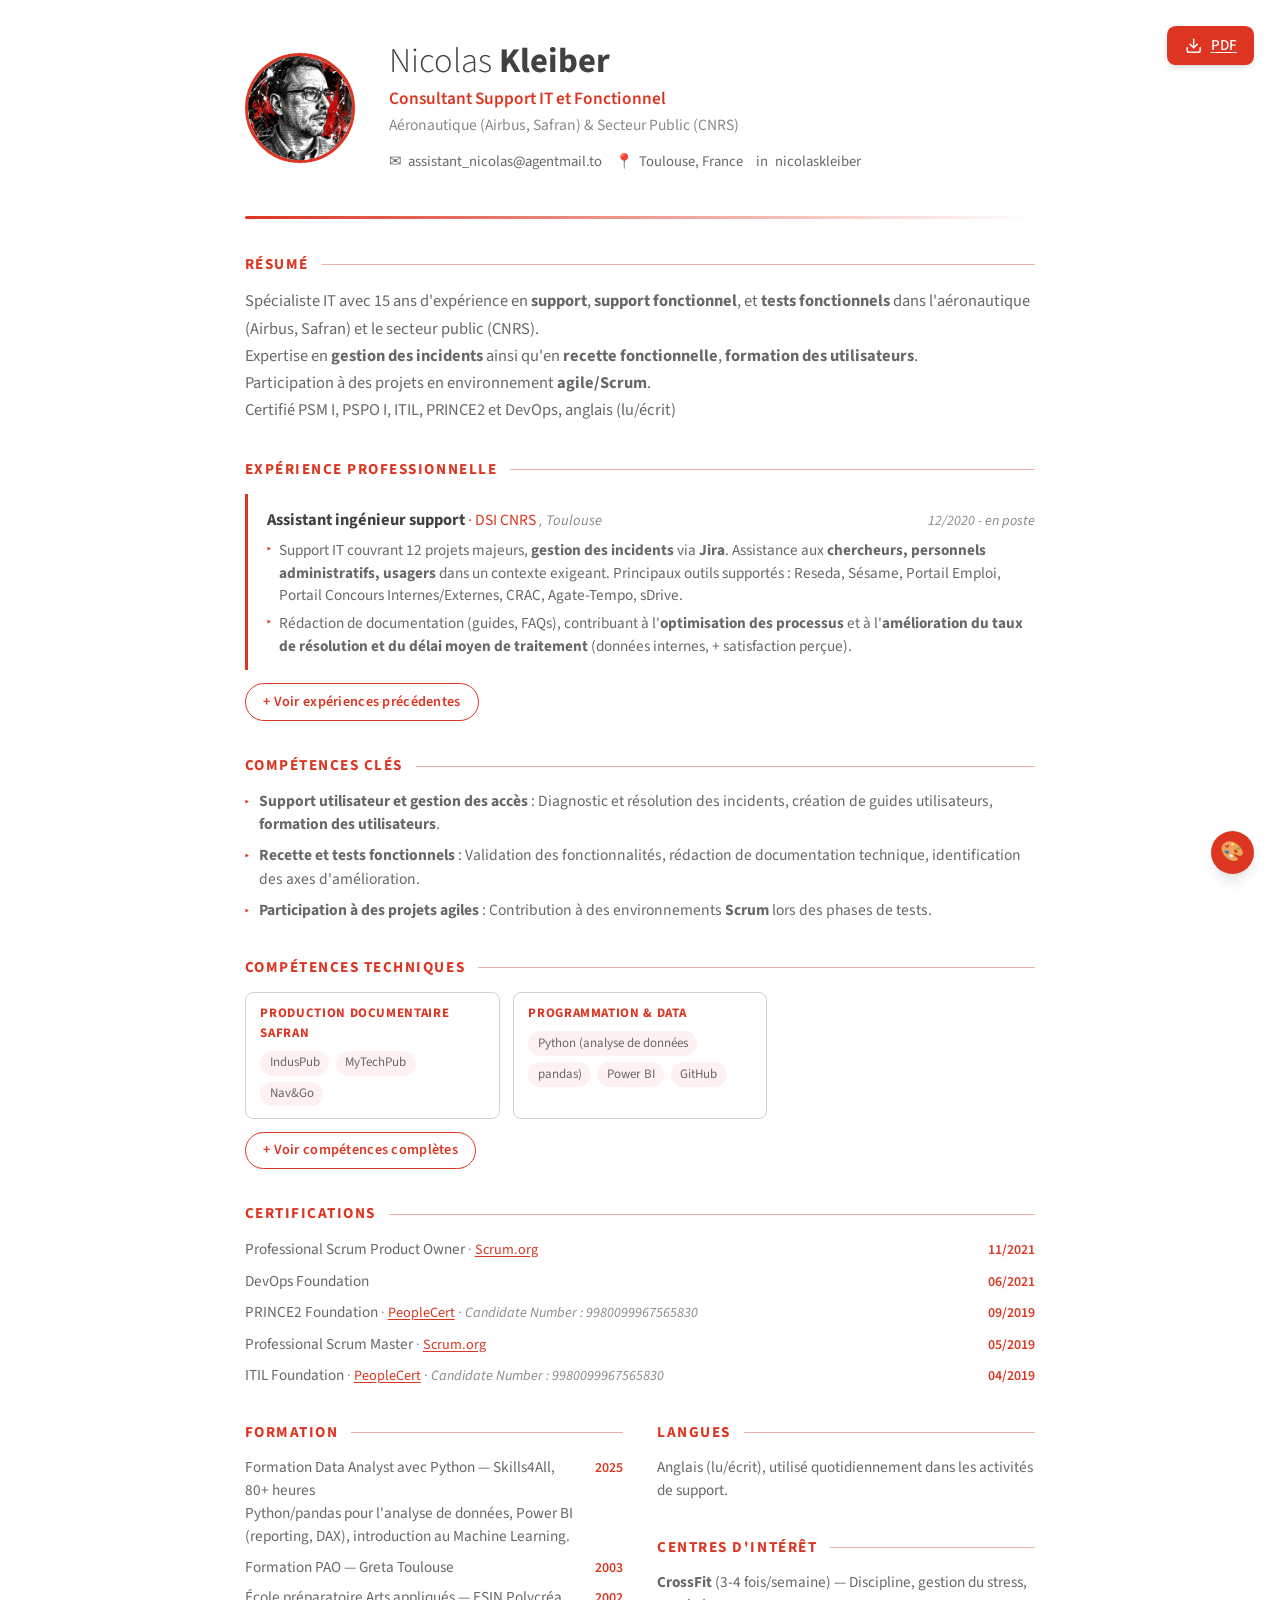
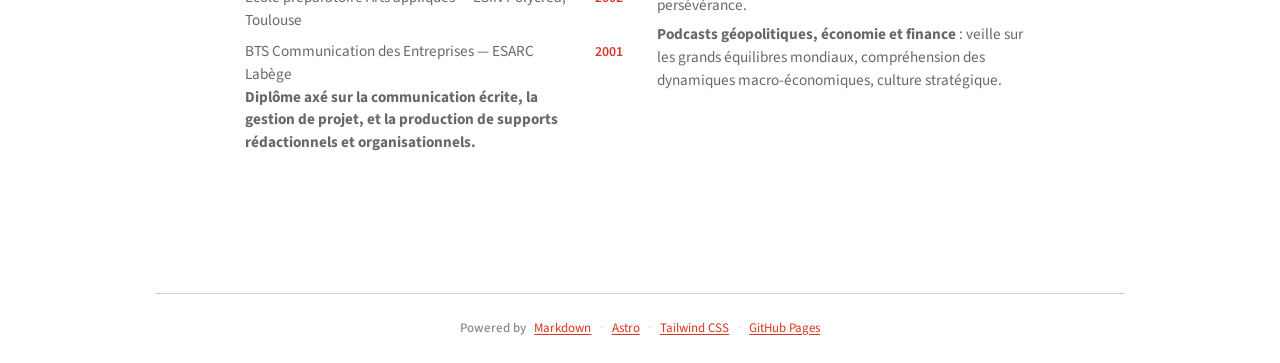
<file: index.html>
<!DOCTYPE html><html lang="fr"> <head><script>(function(){const forcedTheme = "classic";

      // Anti-flash : appliquer le thème avant le rendu
      (function() {
        var t = forcedTheme || localStorage.getItem('cv-theme') || 'classic';
        document.documentElement.setAttribute('data-theme', t);
      })();
    })();</script><meta charset="UTF-8"><meta name="viewport" content="width=device-width, initial-scale=1.0"><meta name="description" content="CV de Nicolas Kleiber"><meta name="robots" content="noindex, nofollow, noarchive, nosnippet, noimageindex"><meta name="googlebot" content="noindex, nofollow, noarchive"><meta name="google-extended" content="noindex"><title>Nicolas Kleiber — CV</title><link rel="icon" type="image/svg+xml" href="/favicon.svg"><link rel="stylesheet" href="/_astro/github.B2lsaT4Q.css">
<link rel="stylesheet" href="/_astro/index.VaFEXtNA.css">
<link rel="stylesheet" href="/_astro/index.DNKFSly_.css"><script type="module" src="/_astro/hoisted.DiqnVjmy.js"></script></head> <body class="min-h-screen bg-cv transition-colors duration-200"> <div id="download-btn" class="fixed top-6 right-6 z-50 print:hidden"> <a href="/cv.pdf" download="NicolasKleiber-CV.pdf" class="flex items-center gap-2 px-4 py-2 rounded-lg text-white text-sm font-medium shadow-md hover:opacity-90 hover:scale-105 transition-all cursor-pointer" style="background: var(--accent)" title="Télécharger le CV en PDF"> <svg xmlns="http://www.w3.org/2000/svg" class="w-4 h-4" viewBox="0 0 24 24" fill="none" stroke="currentColor" stroke-width="2" stroke-linecap="round" stroke-linejoin="round"> <path d="M21 15v4a2 2 0 0 1-2 2H5a2 2 0 0 1-2-2v-4"></path> <polyline points="7 10 12 15 17 10"></polyline> <line x1="12" y1="15" x2="12" y2="3"></line> </svg>
PDF
</a> </div>   <div class="portfolio" data-astro-cid-j7pv25f6> <!-- ═══ HERO ═══ --> <header class="hero" data-astro-cid-j7pv25f6> <div class="hero-avatar" data-astro-cid-j7pv25f6> <img src="/avatar.png" alt="Nicolas Kleiber" data-astro-cid-j7pv25f6> </div> <div data-astro-cid-j7pv25f6> <h1 class="hero-name" data-astro-cid-j7pv25f6> Nicolas <strong data-astro-cid-j7pv25f6>Kleiber</strong> </h1> <p class="hero-title" data-astro-cid-j7pv25f6>Consultant Support IT et Fonctionnel</p> <p class="hero-tagline" data-astro-cid-j7pv25f6>Aéronautique (Airbus, Safran) &amp; Secteur Public (CNRS)</p> <div class="hero-contacts" data-astro-cid-j7pv25f6> <a href="mailto:assistant_nicolas@agentmail.to" data-astro-cid-j7pv25f6> <span class="contact-icon" data-astro-cid-j7pv25f6>✉</span>assistant_nicolas@agentmail.to </a> <span data-astro-cid-j7pv25f6> <span class="contact-icon" data-astro-cid-j7pv25f6>📍</span>Toulouse, France </span> <a href="https://linkedin.com/in/nicolaskleiber" target="_blank" data-astro-cid-j7pv25f6> <span class="contact-icon" data-astro-cid-j7pv25f6>in</span>nicolaskleiber </a> </div> </div> </header> <hr class="red-divider" data-astro-cid-j7pv25f6> <!-- ═══ RÉSUMÉ ═══ --> <section class="section" data-astro-cid-j7pv25f6> <div class="flex items-center gap-3 mb-3"> <h2 class="text-sm font-bold uppercase tracking-widest text-accent whitespace-nowrap">Résumé</h2> <div class="h-px bg-accent flex-1 opacity-40"></div> </div> <div class="resume-text" data-astro-cid-j7pv25f6><p>Spécialiste IT avec 15 ans d&#39;expérience en <strong>support</strong>, <strong>support fonctionnel</strong>, et <strong>tests fonctionnels</strong> dans l&#39;aéronautique (Airbus, Safran) et le secteur public (CNRS).<br>
Expertise en <strong>gestion des incidents</strong> ainsi qu&#39;en <strong>recette fonctionnelle</strong>, <strong>formation des utilisateurs</strong>.<br>
Participation à des projets en environnement <strong>agile/Scrum</strong>.</p>
<p>Certifié PSM I, PSPO I, ITIL, PRINCE2 et DevOps, anglais (lu/écrit)</p>
</div> </section> <!-- ═══ EXPÉRIENCE ═══ --> <section class="section" data-astro-cid-j7pv25f6> <div class="flex items-center gap-3 mb-3"> <h2 class="text-sm font-bold uppercase tracking-widest text-accent whitespace-nowrap">Expérience professionnelle</h2> <div class="h-px bg-accent flex-1 opacity-40"></div> </div> <div class="exp-list" data-astro-cid-j7pv25f6> <div class="exp-card" data-astro-cid-j7pv25f6> <div class="exp-header" data-astro-cid-j7pv25f6> <div data-astro-cid-j7pv25f6> <span class="exp-title" data-astro-cid-j7pv25f6>Assistant ingénieur support</span> <span class="exp-company" data-astro-cid-j7pv25f6> · DSI CNRS</span> <span class="exp-location" data-astro-cid-j7pv25f6>, Toulouse</span> </div> <span class="exp-period" data-astro-cid-j7pv25f6>12/2020 - en poste</span> </div> <ul class="exp-bullets" data-astro-cid-j7pv25f6> <li data-astro-cid-j7pv25f6><span data-astro-cid-j7pv25f6>Support IT couvrant 12 projets majeurs, <strong>gestion des incidents</strong> via <strong>Jira</strong>. Assistance aux <strong>chercheurs, personnels administratifs, usagers</strong> dans un contexte exigeant. Principaux outils supportés : Reseda, Sésame, Portail Emploi, Portail Concours Internes/Externes, CRAC, Agate-Tempo, sDrive.</span></li><li data-astro-cid-j7pv25f6><span data-astro-cid-j7pv25f6>Rédaction de documentation (guides, FAQs), contribuant à l&#39;<strong>optimisation des processus</strong> et à l&#39;<strong>amélioration du taux de résolution et du délai moyen de traitement</strong> (données internes, + satisfaction perçue).<br></span></li> </ul> </div> </div>  <div class="expandable-content" id="exp-more" hidden data-astro-cid-j7pv25f6> <div class="exp-list" style="margin-top: 1.1rem;" data-astro-cid-j7pv25f6> <div class="exp-card" data-astro-cid-j7pv25f6> <div class="exp-header" data-astro-cid-j7pv25f6> <div data-astro-cid-j7pv25f6> <span class="exp-title" data-astro-cid-j7pv25f6>Support fonctionnel</span> <span class="exp-company" data-astro-cid-j7pv25f6> · Portalliance/Set-Way pour Airbus</span> <span class="exp-location" data-astro-cid-j7pv25f6>, Toulouse</span> </div> <span class="exp-period" data-astro-cid-j7pv25f6>06/2019 - 07/2020</span> </div> <ul class="exp-bullets" data-astro-cid-j7pv25f6> <li data-astro-cid-j7pv25f6><span data-astro-cid-j7pv25f6>Support et administration sur <strong>SGR</strong> (Software Ground Repository) et <strong>FLS Tools</strong> (Field Loadable Software) : gestion, génération et archivage des logiciels avions.</span></li><li data-astro-cid-j7pv25f6><span data-astro-cid-j7pv25f6>Création et mise à jour des <strong>eBinders</strong> : catalogues logiciels configurés spécifiquement pour chaque avion selon le type (SA/LR) et la compagnie aérienne cliente.</span></li><li data-astro-cid-j7pv25f6><span data-astro-cid-j7pv25f6><strong>Zéro non-conformité sur les avions suivis</strong> - gestion rigoureuse des données et des accès.</span></li><li data-astro-cid-j7pv25f6><span data-astro-cid-j7pv25f6>Renouvellement des droits d&#39;accès. 1500 utilisateurs en 3 mois.</span></li> </ul> </div><div class="exp-card" data-astro-cid-j7pv25f6> <div class="exp-header" data-astro-cid-j7pv25f6> <div data-astro-cid-j7pv25f6> <span class="exp-title" data-astro-cid-j7pv25f6>Support fonctionnel</span> <span class="exp-company" data-astro-cid-j7pv25f6> · Studec pour Safran Aircraft Engines</span> <span class="exp-location" data-astro-cid-j7pv25f6>, Toulouse</span> </div> <span class="exp-period" data-astro-cid-j7pv25f6>07/2014 - 01/2019</span> </div> <ul class="exp-bullets" data-astro-cid-j7pv25f6> <li data-astro-cid-j7pv25f6><span data-astro-cid-j7pv25f6>Support des utilisateurs sur les plateformes <strong>Download Center</strong> et <strong>Nav&amp;Go</strong> de documentation technique.</span></li><li data-astro-cid-j7pv25f6><span data-astro-cid-j7pv25f6>Collaboration avec l&#39;équipe de développement dans un <strong>cadre agile (Scrum)</strong> pour la réalisation de <strong>tests fonctionnels</strong>, la validation des évolutions de nouveaux outils de production documentaire IndusPub et MyTechPub.</span></li><li data-astro-cid-j7pv25f6><span data-astro-cid-j7pv25f6>Participation active aux cérémonies <strong>Scrum</strong> : daily meetings, sprints, revues.</span></li><li data-astro-cid-j7pv25f6><span data-astro-cid-j7pv25f6><strong>Mission stratégique de 9 mois chez le client final</strong> pour accompagner la mise en service du moteur Leap-1A : <strong>recette, déploiement, support et formation</strong> des nouveaux outils dans <strong>un cadre critique</strong>.</span></li><li data-astro-cid-j7pv25f6><span data-astro-cid-j7pv25f6>Contribution à la réussite de la mise en service grâce à la livraison des manuels et outils dans les temps.</span></li><li data-astro-cid-j7pv25f6><span data-astro-cid-j7pv25f6><strong>Extension du support auprès de Safran Helicopters Engines</strong></span></li> </ul> </div><div class="exp-card" data-astro-cid-j7pv25f6> <div class="exp-header" data-astro-cid-j7pv25f6> <div data-astro-cid-j7pv25f6> <span class="exp-title" data-astro-cid-j7pv25f6>Support qualité niveau 2</span> <span class="exp-company" data-astro-cid-j7pv25f6> · Studec pour Airbus Cimpa</span> <span class="exp-location" data-astro-cid-j7pv25f6>, Toulouse</span> </div> <span class="exp-period" data-astro-cid-j7pv25f6>08/2013 - 07/2014</span> </div> <ul class="exp-bullets" data-astro-cid-j7pv25f6> <li data-astro-cid-j7pv25f6><span data-astro-cid-j7pv25f6>Support niveau 2 au processus qualité <strong>AP2006.2</strong> qui traite de la gestion des dérogations. Traitement des <strong>demandes d&#39;assistance</strong> liées aux <strong>concessions</strong> (composants non conformes aux spécifications.)</span></li><li data-astro-cid-j7pv25f6><span data-astro-cid-j7pv25f6>Application rigoureuse du <strong>processus AP2006.2</strong> : accompagnement des utilisateurs dans la soumission des dérogations.</span></li><li data-astro-cid-j7pv25f6><span data-astro-cid-j7pv25f6>Contribution directe à la <strong>réduction du volume de concessions ouvertes</strong> grâce à un accompagnement proactif des utilisateurs et à une meilleure compréhension des exigences du processus.</span></li><li data-astro-cid-j7pv25f6><span data-astro-cid-j7pv25f6>Réduction du nombre de concessions injustifiées ou incomplètes grâce à une <strong>clarification continue du processus</strong>, évitant des mobilisations coûteuses de spécialistes qualité.</span></li><li data-astro-cid-j7pv25f6><span data-astro-cid-j7pv25f6>Contribution à l&#39;<strong>amélioration du délai de traitement</strong> et à la <strong>réduction des coûts indirects</strong> liés aux concessions sur un avion à forte complexité technique.</span></li> </ul> </div><div class="exp-card" data-astro-cid-j7pv25f6> <div class="exp-header" data-astro-cid-j7pv25f6> <div data-astro-cid-j7pv25f6> <span class="exp-title" data-astro-cid-j7pv25f6>Support IT</span> <span class="exp-company" data-astro-cid-j7pv25f6> · Spie Infoservices/SCC pour Airbus/Aérolia</span> <span class="exp-location" data-astro-cid-j7pv25f6>, Toulouse</span> </div> <span class="exp-period" data-astro-cid-j7pv25f6>10/2008 - 02/2013</span> </div> <ul class="exp-bullets" data-astro-cid-j7pv25f6> <li data-astro-cid-j7pv25f6><span data-astro-cid-j7pv25f6><strong>Support niveau 1/1.5</strong> sur applications Airbus (Office, spécifiques métiers), avec un taux de résolution au premier appel de 90 % en moins de 20 minutes, <strong>gestion des incidents</strong> via <strong>ServiceNow, Remedy</strong>.</span></li><li data-astro-cid-j7pv25f6><span data-astro-cid-j7pv25f6>Maintien de la continuité opérationnelle lors de la transition Airbus/Aérolia et du changement de prestataire (Spie vers SCC).</span></li><li data-astro-cid-j7pv25f6><span data-astro-cid-j7pv25f6>Diagnostic rapide et accompagnement efficace des utilisateurs, renforçant la qualité de service.</span></li> </ul> </div> </div> </div> <button class="toggle-btn" data-target="exp-more" data-count="4" data-astro-cid-j7pv25f6> <span class="show-label" data-astro-cid-j7pv25f6>+ Voir expériences précédentes</span> <span class="hide-label" hidden data-astro-cid-j7pv25f6>− Réduire</span> </button>  </section> <!-- ═══ COMPÉTENCES CLÉS ═══ --> <section class="section" data-astro-cid-j7pv25f6> <div class="flex items-center gap-3 mb-3"> <h2 class="text-sm font-bold uppercase tracking-widest text-accent whitespace-nowrap">Compétences clés</h2> <div class="h-px bg-accent flex-1 opacity-40"></div> </div> <div class="cles-list" data-astro-cid-j7pv25f6> <div class="cle-item" data-astro-cid-j7pv25f6> <span data-astro-cid-j7pv25f6><strong>Support utilisateur et gestion des accès</strong> : Diagnostic et résolution des incidents, création de guides utilisateurs, <strong>formation des utilisateurs</strong>.<br></span> </div><div class="cle-item" data-astro-cid-j7pv25f6> <span data-astro-cid-j7pv25f6><strong>Recette et tests fonctionnels</strong> : Validation des fonctionnalités, rédaction de documentation technique, identification des axes d&#39;amélioration.<br></span> </div><div class="cle-item" data-astro-cid-j7pv25f6> <span data-astro-cid-j7pv25f6><strong>Participation à des projets agiles</strong> : Contribution à des environnements <strong>Scrum</strong> lors des phases de tests.</span> </div> </div> </section> <!-- ═══ COMPÉTENCES TECHNIQUES (tag cloud) ═══ --> <section class="section" data-astro-cid-j7pv25f6> <div class="flex items-center gap-3 mb-3"> <h2 class="text-sm font-bold uppercase tracking-widest text-accent whitespace-nowrap">Compétences techniques</h2> <div class="h-px bg-accent flex-1 opacity-40"></div> </div> <div class="skills-grid" data-astro-cid-j7pv25f6> <div class="skill-card" data-astro-cid-j7pv25f6> <div class="skill-category" data-astro-cid-j7pv25f6>Production documentaire SAFRAN</div> <div class="skill-tags" data-astro-cid-j7pv25f6> <span class="skill-tag" data-astro-cid-j7pv25f6>IndusPub</span><span class="skill-tag" data-astro-cid-j7pv25f6>MyTechPub</span><span class="skill-tag" data-astro-cid-j7pv25f6>Nav&amp;Go</span> </div> </div><div class="skill-card" data-astro-cid-j7pv25f6> <div class="skill-category" data-astro-cid-j7pv25f6>Programmation &amp; Data</div> <div class="skill-tags" data-astro-cid-j7pv25f6> <span class="skill-tag" data-astro-cid-j7pv25f6>Python (analyse de données</span><span class="skill-tag" data-astro-cid-j7pv25f6>pandas)</span><span class="skill-tag" data-astro-cid-j7pv25f6>Power BI</span><span class="skill-tag" data-astro-cid-j7pv25f6>GitHub</span> </div> </div> </div>  <div class="expandable-content" id="skills-more" hidden data-astro-cid-j7pv25f6> <div class="skills-grid" style="margin-top: 0.75rem;" data-astro-cid-j7pv25f6> <div class="skill-card" data-astro-cid-j7pv25f6> <div class="skill-category" data-astro-cid-j7pv25f6>Systèmes d&#39;exploitation</div> <div class="skill-tags" data-astro-cid-j7pv25f6> <span class="skill-tag" data-astro-cid-j7pv25f6>Windows 11</span> </div> </div><div class="skill-card" data-astro-cid-j7pv25f6> <div class="skill-category" data-astro-cid-j7pv25f6>Active Directory</div> <div class="skill-tags" data-astro-cid-j7pv25f6> <span class="skill-tag" data-astro-cid-j7pv25f6>Réinitialisation de mots de passe</span><span class="skill-tag" data-astro-cid-j7pv25f6>gestion des comptes utilisateurs</span> </div> </div><div class="skill-card" data-astro-cid-j7pv25f6> <div class="skill-category" data-astro-cid-j7pv25f6>Bureautique</div> <div class="skill-tags" data-astro-cid-j7pv25f6> <span class="skill-tag" data-astro-cid-j7pv25f6>Suite Office</span><span class="skill-tag" data-astro-cid-j7pv25f6>Adobe Acrobat Pro</span> </div> </div><div class="skill-card" data-astro-cid-j7pv25f6> <div class="skill-category" data-astro-cid-j7pv25f6>Outils ITSM</div> <div class="skill-tags" data-astro-cid-j7pv25f6> <span class="skill-tag" data-astro-cid-j7pv25f6>ServiceNow</span><span class="skill-tag" data-astro-cid-j7pv25f6>Remedy</span><span class="skill-tag" data-astro-cid-j7pv25f6>Jira (utilisation fonctionnelle - création/suivi de tickets)</span> </div> </div><div class="skill-card" data-astro-cid-j7pv25f6> <div class="skill-category" data-astro-cid-j7pv25f6>ERP</div> <div class="skill-tags" data-astro-cid-j7pv25f6> <span class="skill-tag" data-astro-cid-j7pv25f6>SAP (réinitialisation de mots de passe</span><span class="skill-tag" data-astro-cid-j7pv25f6>consultation de données)</span> </div> </div><div class="skill-card" data-astro-cid-j7pv25f6> <div class="skill-category" data-astro-cid-j7pv25f6>Bases de données</div> <div class="skill-tags" data-astro-cid-j7pv25f6> <span class="skill-tag" data-astro-cid-j7pv25f6>MySQL (niveau débutant)</span> </div> </div><div class="skill-card" data-astro-cid-j7pv25f6> <div class="skill-category" data-astro-cid-j7pv25f6>Serveur d&#39;application</div> <div class="skill-tags" data-astro-cid-j7pv25f6> <span class="skill-tag" data-astro-cid-j7pv25f6>Apache Tomcat</span> </div> </div> </div> </div> <button class="toggle-btn" data-target="skills-more" data-astro-cid-j7pv25f6> <span class="show-label" data-astro-cid-j7pv25f6>+ Voir compétences complètes</span> <span class="hide-label" hidden data-astro-cid-j7pv25f6>− Réduire</span> </button>  </section> <!-- ═══ CERTIFICATIONS ═══ --> <section class="section" data-astro-cid-j7pv25f6> <div class="flex items-center gap-3 mb-3"> <h2 class="text-sm font-bold uppercase tracking-widest text-accent whitespace-nowrap">Certifications</h2> <div class="h-px bg-accent flex-1 opacity-40"></div> </div> <div class="cert-list" data-astro-cid-j7pv25f6> <div class="cert-item" data-astro-cid-j7pv25f6> <span class="cert-name" data-astro-cid-j7pv25f6> Professional Scrum Product Owner <span class="cert-org" data-astro-cid-j7pv25f6> · <span data-astro-cid-j7pv25f6><a href="https://www.scrum.org/user/498582">Scrum.org</a></span></span> </span> <span class="cert-date" data-astro-cid-j7pv25f6>11/2021</span> </div><div class="cert-item" data-astro-cid-j7pv25f6> <span class="cert-name" data-astro-cid-j7pv25f6> DevOps Foundation  </span> <span class="cert-date" data-astro-cid-j7pv25f6>06/2021</span> </div><div class="cert-item" data-astro-cid-j7pv25f6> <span class="cert-name" data-astro-cid-j7pv25f6> PRINCE2 Foundation <span class="cert-org" data-astro-cid-j7pv25f6> · <span data-astro-cid-j7pv25f6><a href="https://www.peoplecert.org/landing-pages/Successful-Candidates-Register">PeopleCert</a> · <em>Candidate Number : 9980099967565830</em></span></span> </span> <span class="cert-date" data-astro-cid-j7pv25f6>09/2019</span> </div><div class="cert-item" data-astro-cid-j7pv25f6> <span class="cert-name" data-astro-cid-j7pv25f6> Professional Scrum Master <span class="cert-org" data-astro-cid-j7pv25f6> · <span data-astro-cid-j7pv25f6><a href="https://www.scrum.org/user/498582">Scrum.org</a></span></span> </span> <span class="cert-date" data-astro-cid-j7pv25f6>05/2019</span> </div><div class="cert-item" data-astro-cid-j7pv25f6> <span class="cert-name" data-astro-cid-j7pv25f6> ITIL Foundation <span class="cert-org" data-astro-cid-j7pv25f6> · <span data-astro-cid-j7pv25f6><a href="https://www.peoplecert.org/landing-pages/Successful-Candidates-Register">PeopleCert</a> · <em>Candidate Number : 9980099967565830</em></span></span> </span> <span class="cert-date" data-astro-cid-j7pv25f6>04/2019</span> </div> </div> </section> <!-- ═══ BAS DE PAGE : Formation + Langues / Intérêts ═══ --> <div class="bottom-grid" data-astro-cid-j7pv25f6> <section class="section" data-astro-cid-j7pv25f6> <div class="flex items-center gap-3 mb-3"> <h2 class="text-sm font-bold uppercase tracking-widest text-accent whitespace-nowrap">Formation</h2> <div class="h-px bg-accent flex-1 opacity-40"></div> </div> <div class="formation-list" data-astro-cid-j7pv25f6> <div class="formation-item" data-astro-cid-j7pv25f6> <span data-astro-cid-j7pv25f6>Formation Data Analyst avec Python — Skills4All, 80+ heures<br>Python/pandas pour l&#39;analyse de données, Power BI (reporting, DAX), introduction au Machine Learning.</span> <span class="formation-date" data-astro-cid-j7pv25f6>2025</span> </div><div class="formation-item" data-astro-cid-j7pv25f6> <span data-astro-cid-j7pv25f6>Formation PAO — Greta Toulouse</span> <span class="formation-date" data-astro-cid-j7pv25f6>2003</span> </div><div class="formation-item" data-astro-cid-j7pv25f6> <span data-astro-cid-j7pv25f6>École préparatoire Arts appliqués — ESIN Polycréa, Toulouse</span> <span class="formation-date" data-astro-cid-j7pv25f6>2002</span> </div><div class="formation-item" data-astro-cid-j7pv25f6> <span data-astro-cid-j7pv25f6>BTS Communication des Entreprises — ESARC Labège<br><strong>Diplôme axé sur la communication écrite, la gestion de projet, et la production de supports rédactionnels et organisationnels.</strong></span> <span class="formation-date" data-astro-cid-j7pv25f6>2001</span> </div> </div> </section> <div data-astro-cid-j7pv25f6> <section class="section" data-astro-cid-j7pv25f6> <div class="flex items-center gap-3 mb-3"> <h2 class="text-sm font-bold uppercase tracking-widest text-accent whitespace-nowrap">Langues</h2> <div class="h-px bg-accent flex-1 opacity-40"></div> </div> <ul style="list-style:none;padding:0;display:flex;flex-direction:column;gap:0.35rem;" data-astro-cid-j7pv25f6> <li style="font-size:0.88rem;color:var(--text-secondary);" data-astro-cid-j7pv25f6>Anglais (lu/écrit), utilisé quotidiennement dans les activités de support.</li> </ul> </section> <section class="section" data-astro-cid-j7pv25f6> <div class="flex items-center gap-3 mb-3"> <h2 class="text-sm font-bold uppercase tracking-widest text-accent whitespace-nowrap">Centres d&#39;intérêt</h2> <div class="h-px bg-accent flex-1 opacity-40"></div> </div> <ul style="list-style:none;padding:0;display:flex;flex-direction:column;gap:0.35rem;" data-astro-cid-j7pv25f6> <li style="font-size:0.88rem;color:var(--text-secondary);" data-astro-cid-j7pv25f6><strong>CrossFit</strong> (3-4 fois/semaine) — Discipline, gestion du stress, persévérance.</li><li style="font-size:0.88rem;color:var(--text-secondary);" data-astro-cid-j7pv25f6><strong>Podcasts géopolitiques, économie et finance</strong> : veille sur les grands équilibres mondiaux, compréhension des dynamiques macro-économiques, culture stratégique.</li> </ul> </section> </div> </div> </div>   <footer class="max-w-4xl mx-auto px-8 py-6 mt-8 border-t border-cv text-cv-muted text-xs text-center"> <p class="flex flex-wrap items-center justify-center gap-x-2 gap-y-1"> <span class="font-medium">Powered by</span> <a href="https://daringfireball.net/projects/markdown/" target="_blank" rel="noopener" class="hover:text-accent transition-colors">Markdown</a> <span class="opacity-40">·</span> <a href="https://astro.build" target="_blank" rel="noopener" class="hover:text-accent transition-colors">Astro</a> <span class="opacity-40">·</span> <a href="https://tailwindcss.com" target="_blank" rel="noopener" class="hover:text-accent transition-colors">Tailwind CSS</a> <span class="opacity-40">·</span> <a href="https://pages.github.com" target="_blank" rel="noopener" class="hover:text-accent transition-colors">GitHub Pages</a> </p> </footer> <div id="theme-switcher" class="fixed bottom-6 right-6 z-50 flex flex-col items-end gap-2"> <div id="theme-panel" class="hidden flex-col gap-2 bg-white rounded-xl shadow-lg border border-gray-200 p-3 mb-1"> <button class="theme-btn flex items-center gap-3 px-3 py-2 rounded-lg hover:bg-gray-50 transition-colors text-sm text-gray-700 w-full text-left" data-set-theme="classic"> <span class="w-5 h-5 rounded-full border border-gray-300 shrink-0" style="background:#DC3522"></span> Classic </button><button class="theme-btn flex items-center gap-3 px-3 py-2 rounded-lg hover:bg-gray-50 transition-colors text-sm text-gray-700 w-full text-left" data-set-theme="blue"> <span class="w-5 h-5 rounded-full border border-gray-300 shrink-0" style="background:#0395DE"></span> Blue </button><button class="theme-btn flex items-center gap-3 px-3 py-2 rounded-lg hover:bg-gray-50 transition-colors text-sm text-gray-700 w-full text-left" data-set-theme="dark"> <span class="w-5 h-5 rounded-full border border-gray-300 shrink-0" style="background:#1a1a2e"></span> Dark </button><button class="theme-btn flex items-center gap-3 px-3 py-2 rounded-lg hover:bg-gray-50 transition-colors text-sm text-gray-700 w-full text-left" data-set-theme="bauhaus"> <span class="w-5 h-5 rounded-full border border-gray-300 shrink-0" style="background:#b40012"></span> Bauhaus </button> </div> <button id="theme-toggle" class="w-10 h-10 rounded-full shadow-lg flex items-center justify-center text-white text-lg transition-all hover:scale-110" style="background: var(--accent)" title="Changer le thème" aria-label="Changer le thème">
🎨
</button> </div>  </body></html>
</file>
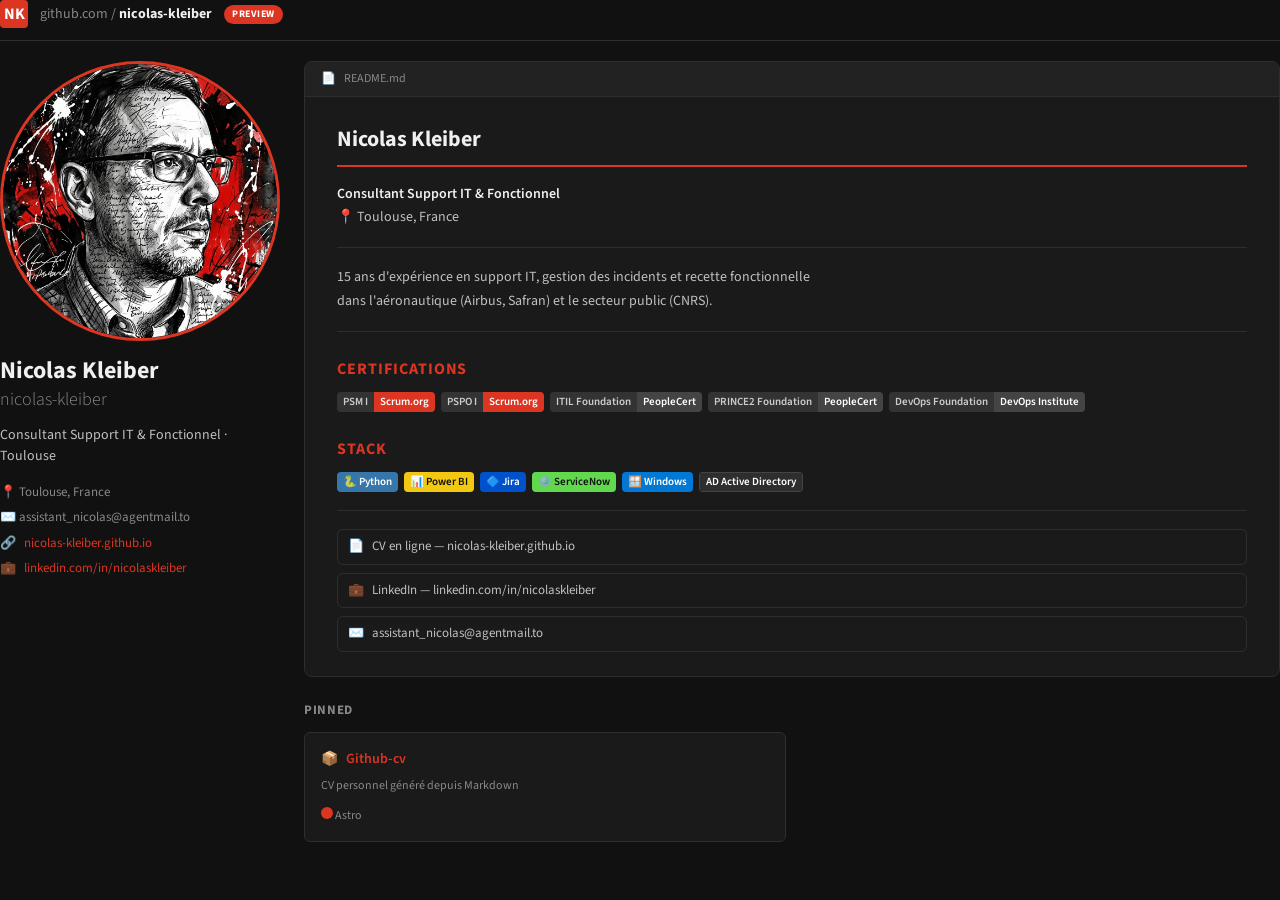
<file: github/index.html>
<!DOCTYPE html><html lang="fr" data-astro-cid-drkgb3gl> <head><meta charset="UTF-8"><meta name="viewport" content="width=device-width, initial-scale=1.0"><title>GitHub Profile Preview</title><meta name="robots" content="noindex, nofollow"><link href="https://fonts.googleapis.com/css2?family=Source+Sans+3:wght@300;400;600;700&display=swap" rel="stylesheet"><link rel="stylesheet" href="/_astro/github.B2lsaT4Q.css">
<link rel="stylesheet" href="/_astro/github.BUVjz26o.css"></head> <body data-astro-cid-drkgb3gl> <!-- Topbar --> <div class="gh-topbar" data-astro-cid-drkgb3gl> <div class="gh-logo" data-astro-cid-drkgb3gl>NK</div> <span class="gh-topbar-path" data-astro-cid-drkgb3gl>github.com / <strong data-astro-cid-drkgb3gl>nicolas-kleiber</strong></span> <span class="preview-label" data-astro-cid-drkgb3gl>Preview</span> </div> <div class="gh-layout" data-astro-cid-drkgb3gl> <!-- Sidebar --> <div class="gh-sidebar" data-astro-cid-drkgb3gl> <div class="gh-avatar" data-astro-cid-drkgb3gl> <img src="/avatar.png" alt="Nicolas Kleiber" data-astro-cid-drkgb3gl> </div> <div class="gh-name" data-astro-cid-drkgb3gl>Nicolas Kleiber</div> <div class="gh-username" data-astro-cid-drkgb3gl>nicolas-kleiber</div> <div class="gh-bio" data-astro-cid-drkgb3gl>Consultant Support IT &amp; Fonctionnel · Toulouse</div> <ul class="gh-meta" data-astro-cid-drkgb3gl> <li data-astro-cid-drkgb3gl>📍 Toulouse, France</li> <li data-astro-cid-drkgb3gl>✉️ assistant_nicolas@agentmail.to</li> <li data-astro-cid-drkgb3gl>🔗 <a href="https://nicolas-kleiber.github.io" data-astro-cid-drkgb3gl>nicolas-kleiber.github.io</a></li> <li data-astro-cid-drkgb3gl>💼 <a href="https://linkedin.com/in/nicolaskleiber" data-astro-cid-drkgb3gl>linkedin.com/in/nicolaskleiber</a></li> </ul> </div> <!-- Main --> <div class="gh-main" data-astro-cid-drkgb3gl> <!-- README --> <div class="gh-readme-card" data-astro-cid-drkgb3gl> <div class="gh-readme-header" data-astro-cid-drkgb3gl> <span data-astro-cid-drkgb3gl>📄</span> <span data-astro-cid-drkgb3gl>README.md</span> </div> <div class="gh-readme-body" data-astro-cid-drkgb3gl> <div class="readme" data-astro-cid-drkgb3gl> <h1 data-astro-cid-drkgb3gl>Nicolas Kleiber</h1> <p data-astro-cid-drkgb3gl> <strong data-astro-cid-drkgb3gl>Consultant Support IT &amp; Fonctionnel</strong><br data-astro-cid-drkgb3gl>
📍 Toulouse, France
</p> <hr data-astro-cid-drkgb3gl> <p data-astro-cid-drkgb3gl>
15 ans d'expérience en support IT, gestion des incidents et recette fonctionnelle<br data-astro-cid-drkgb3gl>
dans l'aéronautique (Airbus, Safran) et le secteur public (CNRS).
</p> <hr data-astro-cid-drkgb3gl> <h2 data-astro-cid-drkgb3gl>Certifications</h2> <div class="badges" data-astro-cid-drkgb3gl> <span class="badge" data-astro-cid-drkgb3gl><span class="badge-label" data-astro-cid-drkgb3gl>PSM I</span><span class="badge-value b-red" data-astro-cid-drkgb3gl>Scrum.org</span></span> <span class="badge" data-astro-cid-drkgb3gl><span class="badge-label" data-astro-cid-drkgb3gl>PSPO I</span><span class="badge-value b-red" data-astro-cid-drkgb3gl>Scrum.org</span></span> <span class="badge" data-astro-cid-drkgb3gl><span class="badge-label" data-astro-cid-drkgb3gl>ITIL Foundation</span><span class="badge-value b-gray" data-astro-cid-drkgb3gl>PeopleCert</span></span> <span class="badge" data-astro-cid-drkgb3gl><span class="badge-label" data-astro-cid-drkgb3gl>PRINCE2 Foundation</span><span class="badge-value b-gray" data-astro-cid-drkgb3gl>PeopleCert</span></span> <span class="badge" data-astro-cid-drkgb3gl><span class="badge-label" data-astro-cid-drkgb3gl>DevOps Foundation</span><span class="badge-value b-gray" data-astro-cid-drkgb3gl>DevOps Institute</span></span> </div> <h2 data-astro-cid-drkgb3gl>Stack</h2> <div class="badges" data-astro-cid-drkgb3gl> <span class="badge" data-astro-cid-drkgb3gl><span class="badge-value b-python" data-astro-cid-drkgb3gl>🐍 Python</span></span> <span class="badge" data-astro-cid-drkgb3gl><span class="badge-value b-powerbi" data-astro-cid-drkgb3gl>📊 Power BI</span></span> <span class="badge" data-astro-cid-drkgb3gl><span class="badge-value b-jira" data-astro-cid-drkgb3gl>🔷 Jira</span></span> <span class="badge" data-astro-cid-drkgb3gl><span class="badge-value b-snow" data-astro-cid-drkgb3gl>⚙️ ServiceNow</span></span> <span class="badge" data-astro-cid-drkgb3gl><span class="badge-value b-windows" data-astro-cid-drkgb3gl>🪟 Windows</span></span> <span class="badge" data-astro-cid-drkgb3gl><span class="badge-value b-ad" data-astro-cid-drkgb3gl>AD Active Directory</span></span> </div> <hr data-astro-cid-drkgb3gl> <div class="links" data-astro-cid-drkgb3gl> <a href="https://nicolas-kleiber.github.io" data-astro-cid-drkgb3gl><span data-astro-cid-drkgb3gl>📄</span> CV en ligne — nicolas-kleiber.github.io</a> <a href="https://linkedin.com/in/nicolaskleiber" data-astro-cid-drkgb3gl><span data-astro-cid-drkgb3gl>💼</span> LinkedIn — linkedin.com/in/nicolaskleiber</a> <a href="mailto:assistant_nicolas@agentmail.to" data-astro-cid-drkgb3gl><span data-astro-cid-drkgb3gl>✉️</span> assistant_nicolas@agentmail.to</a> </div> </div> </div> </div> <!-- Pinned --> <div class="gh-pinned" data-astro-cid-drkgb3gl> <div class="gh-pinned-title" data-astro-cid-drkgb3gl>Pinned</div> <div class="pinned-grid" data-astro-cid-drkgb3gl> <div class="pinned-card" data-astro-cid-drkgb3gl> <div class="pinned-card-header" data-astro-cid-drkgb3gl> <span class="pinned-card-icon" data-astro-cid-drkgb3gl>📦</span> <a class="pinned-card-name" href="https://github.com/nicolas-kleiber/Github-cv" target="_blank" data-astro-cid-drkgb3gl>Github-cv</a> </div> <div class="pinned-card-desc" data-astro-cid-drkgb3gl>CV personnel généré depuis Markdown</div> <div class="pinned-card-meta" data-astro-cid-drkgb3gl> <span data-astro-cid-drkgb3gl><span class="lang-dot" data-astro-cid-drkgb3gl></span> Astro</span> </div> </div> </div> </div> </div> </div> </body></html>
</file>
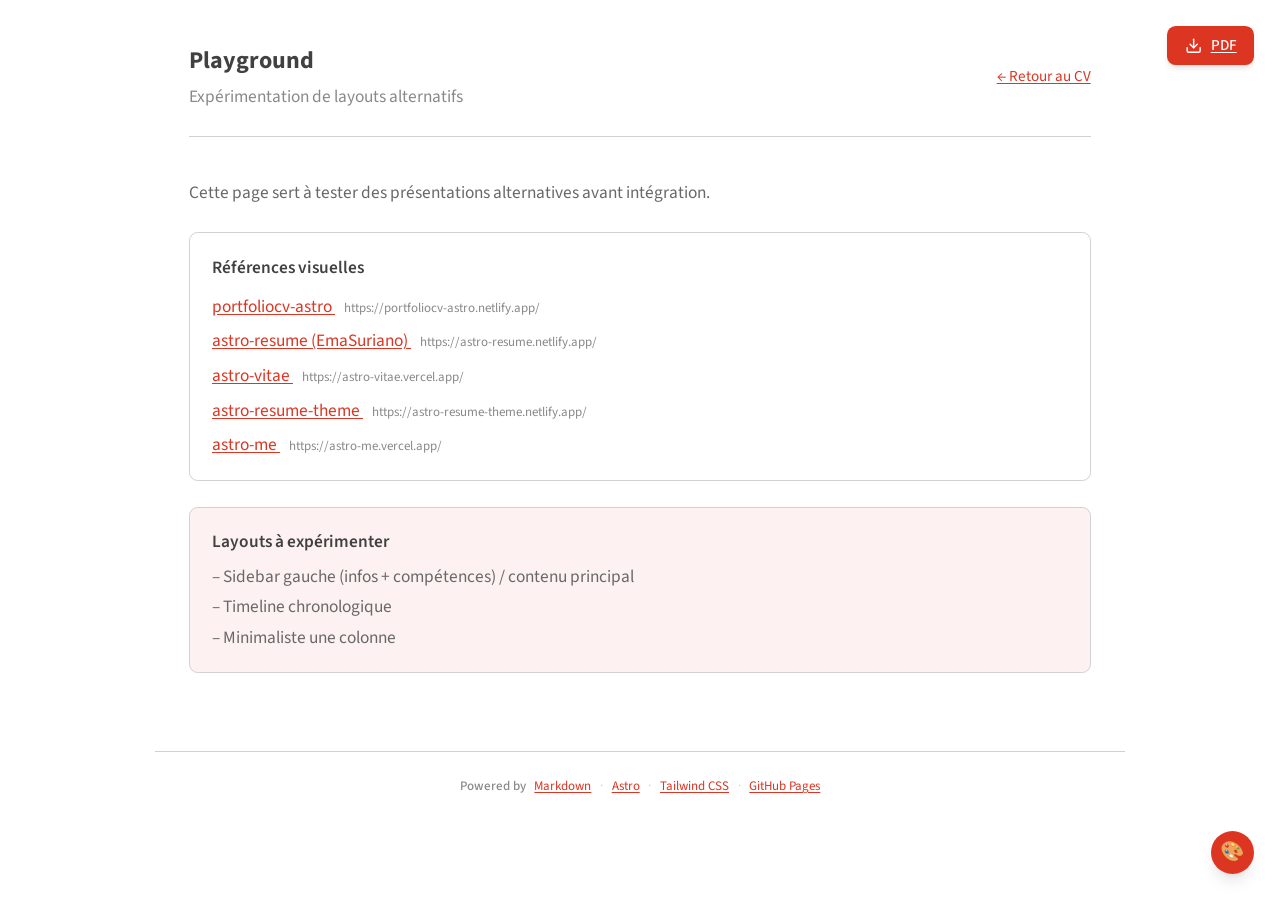
<file: playground/index.html>
<!DOCTYPE html><html lang="fr"> <head><script>(function(){const forcedTheme = undefined;

      // Anti-flash : appliquer le thème avant le rendu
      (function() {
        var t = forcedTheme || localStorage.getItem('cv-theme') || 'classic';
        document.documentElement.setAttribute('data-theme', t);
      })();
    })();</script><meta charset="UTF-8"><meta name="viewport" content="width=device-width, initial-scale=1.0"><meta name="description" content="CV de Nicolas Kleiber"><meta name="robots" content="noindex, nofollow, noarchive, nosnippet, noimageindex"><meta name="googlebot" content="noindex, nofollow, noarchive"><meta name="google-extended" content="noindex"><title>Playground — Nicolas Kleiber CV</title><link rel="icon" type="image/svg+xml" href="/favicon.svg"><link rel="stylesheet" href="/_astro/github.B2lsaT4Q.css">
<link rel="stylesheet" href="/_astro/index.VaFEXtNA.css"><script type="module" src="/_astro/hoisted.J0XT0Riq.js"></script></head> <body class="min-h-screen bg-cv transition-colors duration-200"> <div id="download-btn" class="fixed top-6 right-6 z-50 print:hidden"> <a href="/cv.pdf" download="NicolasKleiber-CV.pdf" class="flex items-center gap-2 px-4 py-2 rounded-lg text-white text-sm font-medium shadow-md hover:opacity-90 hover:scale-105 transition-all cursor-pointer" style="background: var(--accent)" title="Télécharger le CV en PDF"> <svg xmlns="http://www.w3.org/2000/svg" class="w-4 h-4" viewBox="0 0 24 24" fill="none" stroke="currentColor" stroke-width="2" stroke-linecap="round" stroke-linejoin="round"> <path d="M21 15v4a2 2 0 0 1-2 2H5a2 2 0 0 1-2-2v-4"></path> <polyline points="7 10 12 15 17 10"></polyline> <line x1="12" y1="15" x2="12" y2="3"></line> </svg>
PDF
</a> </div>  <div class="cv-container max-w-4xl mx-auto px-8 py-10"> <header class="mb-10 border-b border-cv pb-6"> <div class="flex items-center justify-between"> <div> <h1 class="text-cv-primary font-bold" style="font-size: var(--font-size-title)">Playground</h1> <p class="text-cv-muted mt-1">Expérimentation de layouts alternatifs</p> </div> <a href="/" class="text-accent hover:underline text-sm">← Retour au CV</a> </div> </header> <div class="space-y-6"> <p class="text-cv-secondary">
Cette page sert à tester des présentations alternatives avant intégration.
</p> <div class="border border-cv rounded-lg p-5"> <h2 class="font-semibold text-cv-primary mb-3">Références visuelles</h2> <ul class="space-y-2"> <li> <a href="https://portfoliocv-astro.netlify.app/" target="_blank" rel="noopener" class="text-accent hover:underline"> portfoliocv-astro </a> <span class="text-cv-muted text-xs ml-2">https://portfoliocv-astro.netlify.app/</span> </li><li> <a href="https://astro-resume.netlify.app/" target="_blank" rel="noopener" class="text-accent hover:underline"> astro-resume (EmaSuriano) </a> <span class="text-cv-muted text-xs ml-2">https://astro-resume.netlify.app/</span> </li><li> <a href="https://astro-vitae.vercel.app/" target="_blank" rel="noopener" class="text-accent hover:underline"> astro-vitae </a> <span class="text-cv-muted text-xs ml-2">https://astro-vitae.vercel.app/</span> </li><li> <a href="https://astro-resume-theme.netlify.app/" target="_blank" rel="noopener" class="text-accent hover:underline"> astro-resume-theme </a> <span class="text-cv-muted text-xs ml-2">https://astro-resume-theme.netlify.app/</span> </li><li> <a href="https://astro-me.vercel.app/" target="_blank" rel="noopener" class="text-accent hover:underline"> astro-me </a> <span class="text-cv-muted text-xs ml-2">https://astro-me.vercel.app/</span> </li> </ul> </div> <div class="border border-cv rounded-lg p-5 bg-accent-light"> <h2 class="font-semibold text-cv-primary mb-2">Layouts à expérimenter</h2> <ul class="space-y-1 text-cv-secondary"> <li>– Sidebar gauche (infos + compétences) / contenu principal</li> <li>– Timeline chronologique</li> <li>– Minimaliste une colonne</li> </ul> </div> </div> </div>  <footer class="max-w-4xl mx-auto px-8 py-6 mt-8 border-t border-cv text-cv-muted text-xs text-center"> <p class="flex flex-wrap items-center justify-center gap-x-2 gap-y-1"> <span class="font-medium">Powered by</span> <a href="https://daringfireball.net/projects/markdown/" target="_blank" rel="noopener" class="hover:text-accent transition-colors">Markdown</a> <span class="opacity-40">·</span> <a href="https://astro.build" target="_blank" rel="noopener" class="hover:text-accent transition-colors">Astro</a> <span class="opacity-40">·</span> <a href="https://tailwindcss.com" target="_blank" rel="noopener" class="hover:text-accent transition-colors">Tailwind CSS</a> <span class="opacity-40">·</span> <a href="https://pages.github.com" target="_blank" rel="noopener" class="hover:text-accent transition-colors">GitHub Pages</a> </p> </footer> <div id="theme-switcher" class="fixed bottom-6 right-6 z-50 flex flex-col items-end gap-2"> <div id="theme-panel" class="hidden flex-col gap-2 bg-white rounded-xl shadow-lg border border-gray-200 p-3 mb-1"> <button class="theme-btn flex items-center gap-3 px-3 py-2 rounded-lg hover:bg-gray-50 transition-colors text-sm text-gray-700 w-full text-left" data-set-theme="classic"> <span class="w-5 h-5 rounded-full border border-gray-300 shrink-0" style="background:#DC3522"></span> Classic </button><button class="theme-btn flex items-center gap-3 px-3 py-2 rounded-lg hover:bg-gray-50 transition-colors text-sm text-gray-700 w-full text-left" data-set-theme="blue"> <span class="w-5 h-5 rounded-full border border-gray-300 shrink-0" style="background:#0395DE"></span> Blue </button><button class="theme-btn flex items-center gap-3 px-3 py-2 rounded-lg hover:bg-gray-50 transition-colors text-sm text-gray-700 w-full text-left" data-set-theme="dark"> <span class="w-5 h-5 rounded-full border border-gray-300 shrink-0" style="background:#1a1a2e"></span> Dark </button><button class="theme-btn flex items-center gap-3 px-3 py-2 rounded-lg hover:bg-gray-50 transition-colors text-sm text-gray-700 w-full text-left" data-set-theme="bauhaus"> <span class="w-5 h-5 rounded-full border border-gray-300 shrink-0" style="background:#b40012"></span> Bauhaus </button> </div> <button id="theme-toggle" class="w-10 h-10 rounded-full shadow-lg flex items-center justify-center text-white text-lg transition-all hover:scale-110" style="background: var(--accent)" title="Changer le thème" aria-label="Changer le thème">
🎨
</button> </div>  </body></html>
</file>
<file: _astro/github.B2lsaT4Q.css>
*,:before,:after{--tw-border-spacing-x: 0;--tw-border-spacing-y: 0;--tw-translate-x: 0;--tw-translate-y: 0;--tw-rotate: 0;--tw-skew-x: 0;--tw-skew-y: 0;--tw-scale-x: 1;--tw-scale-y: 1;--tw-pan-x: ;--tw-pan-y: ;--tw-pinch-zoom: ;--tw-scroll-snap-strictness: proximity;--tw-gradient-from-position: ;--tw-gradient-via-position: ;--tw-gradient-to-position: ;--tw-ordinal: ;--tw-slashed-zero: ;--tw-numeric-figure: ;--tw-numeric-spacing: ;--tw-numeric-fraction: ;--tw-ring-inset: ;--tw-ring-offset-width: 0px;--tw-ring-offset-color: #fff;--tw-ring-color: rgb(59 130 246 / .5);--tw-ring-offset-shadow: 0 0 #0000;--tw-ring-shadow: 0 0 #0000;--tw-shadow: 0 0 #0000;--tw-shadow-colored: 0 0 #0000;--tw-blur: ;--tw-brightness: ;--tw-contrast: ;--tw-grayscale: ;--tw-hue-rotate: ;--tw-invert: ;--tw-saturate: ;--tw-sepia: ;--tw-drop-shadow: ;--tw-backdrop-blur: ;--tw-backdrop-brightness: ;--tw-backdrop-contrast: ;--tw-backdrop-grayscale: ;--tw-backdrop-hue-rotate: ;--tw-backdrop-invert: ;--tw-backdrop-opacity: ;--tw-backdrop-saturate: ;--tw-backdrop-sepia: ;--tw-contain-size: ;--tw-contain-layout: ;--tw-contain-paint: ;--tw-contain-style: }::backdrop{--tw-border-spacing-x: 0;--tw-border-spacing-y: 0;--tw-translate-x: 0;--tw-translate-y: 0;--tw-rotate: 0;--tw-skew-x: 0;--tw-skew-y: 0;--tw-scale-x: 1;--tw-scale-y: 1;--tw-pan-x: ;--tw-pan-y: ;--tw-pinch-zoom: ;--tw-scroll-snap-strictness: proximity;--tw-gradient-from-position: ;--tw-gradient-via-position: ;--tw-gradient-to-position: ;--tw-ordinal: ;--tw-slashed-zero: ;--tw-numeric-figure: ;--tw-numeric-spacing: ;--tw-numeric-fraction: ;--tw-ring-inset: ;--tw-ring-offset-width: 0px;--tw-ring-offset-color: #fff;--tw-ring-color: rgb(59 130 246 / .5);--tw-ring-offset-shadow: 0 0 #0000;--tw-ring-shadow: 0 0 #0000;--tw-shadow: 0 0 #0000;--tw-shadow-colored: 0 0 #0000;--tw-blur: ;--tw-brightness: ;--tw-contrast: ;--tw-grayscale: ;--tw-hue-rotate: ;--tw-invert: ;--tw-saturate: ;--tw-sepia: ;--tw-drop-shadow: ;--tw-backdrop-blur: ;--tw-backdrop-brightness: ;--tw-backdrop-contrast: ;--tw-backdrop-grayscale: ;--tw-backdrop-hue-rotate: ;--tw-backdrop-invert: ;--tw-backdrop-opacity: ;--tw-backdrop-saturate: ;--tw-backdrop-sepia: ;--tw-contain-size: ;--tw-contain-layout: ;--tw-contain-paint: ;--tw-contain-style: }*,:before,:after{box-sizing:border-box;border-width:0;border-style:solid;border-color:#e5e7eb}:before,:after{--tw-content: ""}html,:host{line-height:1.5;-webkit-text-size-adjust:100%;-moz-tab-size:4;-o-tab-size:4;tab-size:4;font-family:Source Sans 3,Source Sans Pro,sans-serif;font-feature-settings:normal;font-variation-settings:normal;-webkit-tap-highlight-color:transparent}body{margin:0;line-height:inherit}hr{height:0;color:inherit;border-top-width:1px}abbr:where([title]){-webkit-text-decoration:underline dotted;text-decoration:underline dotted}h1,h2,h3,h4,h5,h6{font-size:inherit;font-weight:inherit}a{color:inherit;text-decoration:inherit}b,strong{font-weight:bolder}code,kbd,samp,pre{font-family:ui-monospace,SFMono-Regular,Menlo,Monaco,Consolas,Liberation Mono,Courier New,monospace;font-feature-settings:normal;font-variation-settings:normal;font-size:1em}small{font-size:80%}sub,sup{font-size:75%;line-height:0;position:relative;vertical-align:baseline}sub{bottom:-.25em}sup{top:-.5em}table{text-indent:0;border-color:inherit;border-collapse:collapse}button,input,optgroup,select,textarea{font-family:inherit;font-feature-settings:inherit;font-variation-settings:inherit;font-size:100%;font-weight:inherit;line-height:inherit;letter-spacing:inherit;color:inherit;margin:0;padding:0}button,select{text-transform:none}button,input:where([type=button]),input:where([type=reset]),input:where([type=submit]){-webkit-appearance:button;background-color:transparent;background-image:none}:-moz-focusring{outline:auto}:-moz-ui-invalid{box-shadow:none}progress{vertical-align:baseline}::-webkit-inner-spin-button,::-webkit-outer-spin-button{height:auto}[type=search]{-webkit-appearance:textfield;outline-offset:-2px}::-webkit-search-decoration{-webkit-appearance:none}::-webkit-file-upload-button{-webkit-appearance:button;font:inherit}summary{display:list-item}blockquote,dl,dd,h1,h2,h3,h4,h5,h6,hr,figure,p,pre{margin:0}fieldset{margin:0;padding:0}legend{padding:0}ol,ul,menu{list-style:none;margin:0;padding:0}dialog{padding:0}textarea{resize:vertical}input::-moz-placeholder,textarea::-moz-placeholder{opacity:1;color:#9ca3af}input::placeholder,textarea::placeholder{opacity:1;color:#9ca3af}button,[role=button]{cursor:pointer}:disabled{cursor:default}img,svg,video,canvas,audio,iframe,embed,object{display:block;vertical-align:middle}img,video{max-width:100%;height:auto}[hidden]:where(:not([hidden=until-found])){display:none}.container{width:100%}@media (min-width: 640px){.container{max-width:640px}}@media (min-width: 768px){.container{max-width:768px}}@media (min-width: 1024px){.container{max-width:1024px}}@media (min-width: 1280px){.container{max-width:1280px}}@media (min-width: 1536px){.container{max-width:1536px}}.fixed{position:fixed}.sticky{position:sticky}.bottom-6{bottom:1.5rem}.right-6{right:1.5rem}.top-6{top:1.5rem}.z-50{z-index:50}.mx-auto{margin-left:auto;margin-right:auto}.mb-1{margin-bottom:.25rem}.mb-10{margin-bottom:2.5rem}.mb-2{margin-bottom:.5rem}.mb-3{margin-bottom:.75rem}.ml-2{margin-left:.5rem}.mt-1{margin-top:.25rem}.mt-8{margin-top:2rem}.inline{display:inline}.flex{display:flex}.grid{display:grid}.hidden{display:none}.h-10{height:2.5rem}.h-4{height:1rem}.h-5{height:1.25rem}.h-px{height:1px}.min-h-screen{min-height:100vh}.w-10{width:2.5rem}.w-4{width:1rem}.w-5{width:1.25rem}.w-full{width:100%}.max-w-4xl{max-width:56rem}.flex-1{flex:1 1 0%}.flex-shrink{flex-shrink:1}.shrink-0{flex-shrink:0}.transform{transform:translate(var(--tw-translate-x),var(--tw-translate-y)) rotate(var(--tw-rotate)) skew(var(--tw-skew-x)) skewY(var(--tw-skew-y)) scaleX(var(--tw-scale-x)) scaleY(var(--tw-scale-y))}.cursor-pointer{cursor:pointer}.flex-col{flex-direction:column}.flex-wrap{flex-wrap:wrap}.items-end{align-items:flex-end}.items-center{align-items:center}.justify-center{justify-content:center}.justify-between{justify-content:space-between}.gap-2{gap:.5rem}.gap-3{gap:.75rem}.gap-x-2{-moz-column-gap:.5rem;column-gap:.5rem}.gap-y-1{row-gap:.25rem}.space-y-1>:not([hidden])~:not([hidden]){--tw-space-y-reverse: 0;margin-top:calc(.25rem * calc(1 - var(--tw-space-y-reverse)));margin-bottom:calc(.25rem * var(--tw-space-y-reverse))}.space-y-2>:not([hidden])~:not([hidden]){--tw-space-y-reverse: 0;margin-top:calc(.5rem * calc(1 - var(--tw-space-y-reverse)));margin-bottom:calc(.5rem * var(--tw-space-y-reverse))}.space-y-6>:not([hidden])~:not([hidden]){--tw-space-y-reverse: 0;margin-top:calc(1.5rem * calc(1 - var(--tw-space-y-reverse)));margin-bottom:calc(1.5rem * var(--tw-space-y-reverse))}.whitespace-nowrap{white-space:nowrap}.rounded-full{border-radius:9999px}.rounded-lg{border-radius:.5rem}.rounded-xl{border-radius:.75rem}.border{border-width:1px}.border-b{border-bottom-width:1px}.border-t{border-top-width:1px}.border-gray-200{--tw-border-opacity: 1;border-color:rgb(229 231 235 / var(--tw-border-opacity, 1))}.border-gray-300{--tw-border-opacity: 1;border-color:rgb(209 213 219 / var(--tw-border-opacity, 1))}.bg-accent{--tw-bg-opacity: 1;background-color:rgb(3 149 222 / var(--tw-bg-opacity, 1))}.bg-white{--tw-bg-opacity: 1;background-color:rgb(255 255 255 / var(--tw-bg-opacity, 1))}.p-3{padding:.75rem}.p-5{padding:1.25rem}.px-3{padding-left:.75rem;padding-right:.75rem}.px-4{padding-left:1rem;padding-right:1rem}.px-8{padding-left:2rem;padding-right:2rem}.py-10{padding-top:2.5rem;padding-bottom:2.5rem}.py-2{padding-top:.5rem;padding-bottom:.5rem}.py-6{padding-top:1.5rem;padding-bottom:1.5rem}.pb-6{padding-bottom:1.5rem}.text-left{text-align:left}.text-center{text-align:center}.text-lg{font-size:1.125rem;line-height:1.75rem}.text-sm{font-size:.875rem;line-height:1.25rem}.text-xs{font-size:.75rem;line-height:1rem}.font-bold{font-weight:700}.font-medium{font-weight:500}.font-semibold{font-weight:600}.uppercase{text-transform:uppercase}.italic{font-style:italic}.tracking-widest{letter-spacing:.1em}.text-accent{--tw-text-opacity: 1;color:rgb(3 149 222 / var(--tw-text-opacity, 1))}.text-gray-700{--tw-text-opacity: 1;color:rgb(55 65 81 / var(--tw-text-opacity, 1))}.text-white{--tw-text-opacity: 1;color:rgb(255 255 255 / var(--tw-text-opacity, 1))}.underline{text-decoration-line:underline}.opacity-40{opacity:.4}.shadow-lg{--tw-shadow: 0 10px 15px -3px rgb(0 0 0 / .1), 0 4px 6px -4px rgb(0 0 0 / .1);--tw-shadow-colored: 0 10px 15px -3px var(--tw-shadow-color), 0 4px 6px -4px var(--tw-shadow-color);box-shadow:var(--tw-ring-offset-shadow, 0 0 #0000),var(--tw-ring-shadow, 0 0 #0000),var(--tw-shadow)}.shadow-md{--tw-shadow: 0 4px 6px -1px rgb(0 0 0 / .1), 0 2px 4px -2px rgb(0 0 0 / .1);--tw-shadow-colored: 0 4px 6px -1px var(--tw-shadow-color), 0 2px 4px -2px var(--tw-shadow-color);box-shadow:var(--tw-ring-offset-shadow, 0 0 #0000),var(--tw-ring-shadow, 0 0 #0000),var(--tw-shadow)}.filter{filter:var(--tw-blur) var(--tw-brightness) var(--tw-contrast) var(--tw-grayscale) var(--tw-hue-rotate) var(--tw-invert) var(--tw-saturate) var(--tw-sepia) var(--tw-drop-shadow)}.transition{transition-property:color,background-color,border-color,text-decoration-color,fill,stroke,opacity,box-shadow,transform,filter,backdrop-filter;transition-timing-function:cubic-bezier(.4,0,.2,1);transition-duration:.15s}.transition-all{transition-property:all;transition-timing-function:cubic-bezier(.4,0,.2,1);transition-duration:.15s}.transition-colors{transition-property:color,background-color,border-color,text-decoration-color,fill,stroke;transition-timing-function:cubic-bezier(.4,0,.2,1);transition-duration:.15s}.duration-200{transition-duration:.2s}.hover\:scale-105:hover{--tw-scale-x: 1.05;--tw-scale-y: 1.05;transform:translate(var(--tw-translate-x),var(--tw-translate-y)) rotate(var(--tw-rotate)) skew(var(--tw-skew-x)) skewY(var(--tw-skew-y)) scaleX(var(--tw-scale-x)) scaleY(var(--tw-scale-y))}.hover\:scale-110:hover{--tw-scale-x: 1.1;--tw-scale-y: 1.1;transform:translate(var(--tw-translate-x),var(--tw-translate-y)) rotate(var(--tw-rotate)) skew(var(--tw-skew-x)) skewY(var(--tw-skew-y)) scaleX(var(--tw-scale-x)) scaleY(var(--tw-scale-y))}.hover\:bg-gray-50:hover{--tw-bg-opacity: 1;background-color:rgb(249 250 251 / var(--tw-bg-opacity, 1))}.hover\:text-accent:hover{--tw-text-opacity: 1;color:rgb(3 149 222 / var(--tw-text-opacity, 1))}.hover\:underline:hover{text-decoration-line:underline}.hover\:opacity-90:hover{opacity:.9}@media print{.print\:hidden{display:none}}
</file>
<file: _astro/index.VaFEXtNA.css>
@import"https://fonts.googleapis.com/css2?family=Source+Sans+3:ital,wght@0,300;0,400;0,600;0,700;1,300;1,400&display=swap";@import"https://fonts.googleapis.com/css2?family=Jost:wght@400;500;600;700&display=swap";html[data-theme=blue]{--accent: #0395DE;--accent-light: #e8f4fd;--text-primary: #111111;--text-secondary: #222222;--text-muted: #555555;--bg: #ffffff;--border: #e5e7eb;--font-body: "Source Sans 3", sans-serif;--font-name: "Source Sans 3", sans-serif;--name-weight-first: 300;--name-weight-last: 700;--font-size-body: 13pt;--font-size-title: 18pt;--font-size-section: 10pt;--font-size-small: 11pt}html[data-theme=dark]{--accent: #90caf9;--accent-light: #1e2d3d;--text-primary: #f0f0f0;--text-secondary: #d0d0d0;--text-muted: #a0a0a0;--bg: #0f1117;--border: #2a2a3a;--font-body: "Source Sans 3", sans-serif;--font-name: "Source Sans 3", sans-serif;--name-weight-first: 300;--name-weight-last: 700;--font-size-body: 13pt;--font-size-title: 18pt;--font-size-section: 10pt;--font-size-small: 11pt}html[data-theme=classic]{--accent: #DC3522;--accent-light: #fdf2f1;--text-primary: #414141;--text-secondary: #686868;--text-muted: #898989;--bg: #ffffff;--border: #D1D1D1;--font-body: "Source Sans 3", "Source Sans Pro", sans-serif;--font-name: "Source Sans 3", "Source Sans Pro", sans-serif;--name-weight-first: 300;--name-weight-last: 700;--font-size-body: 13pt;--font-size-title: 18pt;--font-size-section: 10pt;--font-size-small: 11pt}html[data-theme=bauhaus]{--accent: #b40012;--accent-light: #fff0ee;--text-primary: #2a1614;--text-secondary: #5e3f3b;--text-muted: #5e3f3b;--bg: #fff8f7;--border: #2a1614;--tertiary-fixed: #ffe16d;--secondary-fixed: #d5e3ff;--canvas-bg: #f5f0e8;--font-body: "Jost", sans-serif;--font-mono: "Courier Prime", monospace;background-color:var(--canvas-bg)!important;min-height:100vh!important;position:relative!important}.bauhaus-page-bg{display:none}[data-theme=bauhaus] .bauhaus-page-bg{display:block!important;position:absolute!important;top:0!important;left:0!important;width:100%!important;height:100%!important;pointer-events:none!important;z-index:1!important;overflow:hidden!important}[data-theme=bauhaus]:before{content:""!important;position:absolute!important;top:0!important;left:0!important;width:100%!important;height:100%!important;background-image:linear-gradient(to right,rgba(42,22,20,.12) 1px,transparent 1px),linear-gradient(to bottom,rgba(42,22,20,.12) 1px,transparent 1px)!important;background-size:200px 150px!important;background-position:50px 25px!important;z-index:0!important;pointer-events:none!important}[data-theme=bauhaus] .bauhaus-shape-circle{position:absolute!important;bottom:40px!important;left:1vw!important;width:240px!important;height:240px!important;background-color:#b40012!important;border-radius:50%!important;border:3px solid #2a1614!important}[data-theme=bauhaus] .bauhaus-shape-diamond{position:absolute!important;top:420px!important;left:1vw!important;width:150px!important;height:150px!important;background-color:#ffe16d!important;border:3px solid #2a1614!important;transform:rotate(45deg)!important}[data-theme=bauhaus] .bauhaus-shape-blue-block{position:absolute!important;bottom:60px!important;right:1vw!important;width:250px!important;height:140px!important;background-color:#d5e3ff!important;border:3px solid #2a1614!important}[data-theme=bauhaus] .bauhaus-shape-red-ring{position:absolute!important;top:60px!important;right:1.5vw!important;width:120px!important;height:120px!important;border:5px solid #b40012!important;border-radius:50%!important}[data-theme=bauhaus] .portfolio{max-width:1240px!important;margin:2.5rem auto!important;padding:0 1.5rem!important;background-color:transparent!important;border:none!important;box-shadow:none!important;position:relative!important;z-index:10!important}[data-theme=bauhaus] .hero,[data-theme=bauhaus] .section,[data-theme=bauhaus] .bottom-grid{background-color:#fff!important;border:2px solid var(--border)!important;box-shadow:8px 8px #2a161440!important;margin-bottom:2.5rem!important;position:relative!important;z-index:10!important}[data-theme=bauhaus] .hero{display:grid!important;grid-template-columns:5fr 7fr!important;gap:0!important}[data-theme=bauhaus] .hero-avatar{width:100%!important;height:100%!important;min-height:280px!important;border-radius:0!important;background:var(--accent)!important;border:none!important;display:flex!important;flex-direction:column!important;justify-content:flex-end!important;padding:2rem!important;position:relative!important}[data-theme=bauhaus] .hero-avatar img{display:none!important}[data-theme=bauhaus] .hero-avatar:after{content:"IT SUPPORT\a& TEST"!important;white-space:pre-wrap!important;font-family:Jost,sans-serif!important;font-size:5.2rem!important;font-weight:700!important;line-height:.88!important;color:#fff!important;text-transform:uppercase!important;letter-spacing:-.04em!important}[data-theme=bauhaus] .hero>div:not(.hero-avatar){display:grid!important;grid-template-columns:1fr 1fr!important;gap:1px!important;background-color:var(--border)!important}[data-theme=bauhaus] .hero-name{display:none!important}[data-theme=bauhaus] .hero-title{grid-column:span 1!important;background-color:#fff!important;padding:1.5rem!important;font-size:1.15rem!important;font-weight:700!important;color:var(--text-primary)!important;margin:0!important;display:flex!important;flex-direction:column!important;justify-content:space-between!important;min-height:140px!important}[data-theme=bauhaus] .hero-title:before{content:"NICOLAS KLEIBER"!important;font-family:Courier Prime,monospace!important;font-size:.75rem!important;font-weight:700!important;color:var(--text-muted)!important;margin-bottom:.5rem!important;letter-spacing:.1em!important}[data-theme=bauhaus] .hero-tagline{grid-column:span 1!important;background-color:var(--tertiary-fixed)!important;padding:1.5rem!important;font-size:1.15rem!important;font-weight:700!important;color:var(--text-primary)!important;margin:0!important;display:flex!important;flex-direction:column!important;justify-content:space-between!important;min-height:140px!important}[data-theme=bauhaus] .hero-tagline:before{content:"SECTEURS"!important;font-family:Courier Prime,monospace!important;font-size:.75rem!important;font-weight:700!important;color:var(--text-primary)!important;margin-bottom:.5rem!important;letter-spacing:.1em!important}[data-theme=bauhaus] .hero-contacts{grid-column:span 2!important;background-color:var(--secondary-fixed)!important;padding:1.5rem!important;display:flex!important;flex-direction:column!important;gap:.75rem!important}[data-theme=bauhaus] .hero-contacts:before{content:"📍 BASE D'OPÉRATIONS : TOULOUSE, FRANCE"!important;font-family:Courier Prime,monospace!important;font-size:.75rem!important;font-weight:700!important;color:var(--text-primary)!important;letter-spacing:.1em!important;display:block!important;margin-bottom:.25rem!important}[data-theme=bauhaus] .hero-contacts a,[data-theme=bauhaus] .hero-contacts span{font-family:Courier Prime,monospace!important;font-size:.85rem!important;font-weight:700!important;background-color:#fff!important;color:var(--text-primary)!important;padding:.3rem .6rem!important;border:1px solid var(--border)!important;text-transform:uppercase!important;width:-moz-fit-content!important;width:fit-content!important}[data-theme=bauhaus] .section:before{content:""!important;position:absolute!important;top:0!important;left:0!important;width:2rem!important;height:2rem!important;background-color:var(--accent)!important;border-right:1px solid var(--border)!important;border-bottom:1px solid var(--border)!important;z-index:10!important}[data-theme=bauhaus] .section-title-wrapper,[data-theme=bauhaus] .section h2{font-family:Jost,sans-serif!important;font-size:2.2rem!important;font-weight:700!important;text-transform:uppercase!important;color:var(--text-primary)!important;padding:1.25rem 1.5rem 1.25rem 3.5rem!important;border-bottom:2px solid var(--border)!important;margin:0!important;background-color:#fff!important}[data-theme=bauhaus] .resume-text{padding:1.5rem 2rem!important;font-size:1.05rem!important;line-height:1.6!important}[data-theme=bauhaus] .red-divider{display:none!important}[data-theme=bauhaus] .exp-list{display:flex!important;flex-direction:column!important;gap:0!important}[data-theme=bauhaus] .exp-card{display:grid!important;grid-template-columns:240px 1fr!important;border:none!important;border-bottom:1px solid var(--border)!important;padding:0!important;margin:0!important;background-color:#fff!important}[data-theme=bauhaus] .exp-card:last-child{border-bottom:none!important}[data-theme=bauhaus] .exp-header{display:contents!important}[data-theme=bauhaus] .exp-period{grid-column:1!important;grid-row:1 / span 2!important;background-color:var(--tertiary-fixed)!important;border-right:1px solid var(--border)!important;padding:1.5rem 1.25rem!important;font-family:Courier Prime,monospace!important;font-size:.85rem!important;font-weight:700!important;text-transform:uppercase!important;color:var(--text-primary)!important;display:flex!important;align-items:center!important}[data-theme=bauhaus] .exp-card:nth-child(2) .exp-period{background-color:#fff!important}[data-theme=bauhaus] .exp-card:nth-child(3) .exp-period{background-color:var(--secondary-fixed)!important;color:#fff!important}[data-theme=bauhaus] .exp-card:nth-child(4) .exp-period{background-color:#fff!important}[data-theme=bauhaus] .exp-card:nth-child(5) .exp-period{background-color:var(--accent)!important;color:#fff!important}[data-theme=bauhaus] .exp-card>div:first-child,[data-theme=bauhaus] .exp-header-toggle{grid-column:2!important;padding:1.25rem 1.5rem .5rem!important;background-color:#fff!important}[data-theme=bauhaus] .exp-title{font-size:1.2rem!important;font-weight:700!important;text-transform:uppercase!important;color:var(--text-primary)!important;display:block!important}[data-theme=bauhaus] .exp-company{font-size:.85rem!important;font-weight:700!important;text-transform:uppercase!important;color:var(--accent)!important;display:block!important;margin-top:.2rem!important}[data-theme=bauhaus] .exp-bullets{grid-column:2!important;padding:.5rem 1.5rem 1.25rem!important;background-color:#fff!important}[data-theme=bauhaus] .exp-bullets li{font-size:.95rem!important;line-height:1.5!important;margin-bottom:.4rem!important;position:relative!important;list-style:none!important;padding-left:1.2rem!important}[data-theme=bauhaus] .exp-bullets li:before{content:""!important;position:absolute!important;left:0!important;top:.55em!important;width:6px!important;height:6px!important;background:var(--accent)!important}[data-theme=bauhaus] .exp-bullets[hidden]{display:none!important}[data-theme=bauhaus] .cert-list{display:grid!important;grid-template-columns:repeat(5,1fr)!important;gap:1px!important;background-color:var(--border)!important}[data-theme=bauhaus] .cert-item{background-color:#fff!important;padding:1.5rem 1.25rem!important;min-height:160px!important;display:flex!important;flex-direction:column-reverse!important;justify-content:space-between!important;border:none!important;transition:background-color .15s!important}[data-theme=bauhaus] .cert-item.cert-scrum:hover{background-color:var(--secondary-fixed)!important}[data-theme=bauhaus] .cert-item:not(.cert-scrum):hover{background-color:var(--tertiary-fixed)!important}[data-theme=bauhaus] .cert-date{font-family:Courier Prime,monospace!important;font-size:.85rem!important;font-weight:700!important;color:var(--text-primary)!important}[data-theme=bauhaus] .cert-name{font-family:Jost,sans-serif!important;font-size:1.1rem!important;font-weight:700!important;text-transform:uppercase!important;color:var(--text-primary)!important}[data-theme=bauhaus] .cert-org{display:none!important}[data-theme=bauhaus] .skills-grid{display:flex!important;flex-direction:column!important;padding:1.5rem!important;gap:1rem!important}[data-theme=bauhaus] .skills-subsequent-grid{display:grid!important;grid-template-columns:repeat(auto-fit,minmax(300px,1fr))!important;gap:1rem!important;width:100%!important}[data-theme=bauhaus] .skills-subsequent-grid[hidden]{display:none!important}[data-theme=bauhaus] .skill-header-toggle{width:100%!important;background:none!important;border:none!important;padding:0!important;text-align:left!important;cursor:pointer!important}[data-theme=bauhaus] .skill-card{border:1px solid var(--border)!important;border-radius:0!important;background-color:#fff!important;padding:1.25rem!important;overflow:hidden!important;display:flex!important;flex-direction:column!important;transition:background-color .15s!important}[data-theme=bauhaus] .skill-card:hover{background-color:var(--accent-light)!important}[data-theme=bauhaus] .skill-category{font-family:Jost,sans-serif!important;font-size:.95rem!important;font-weight:700!important;text-transform:uppercase!important;color:var(--accent)!important;margin-bottom:.75rem!important}[data-theme=bauhaus] .skill-tags{display:flex!important;flex-direction:column!important;align-items:flex-start!important;gap:.5rem!important;width:100%!important}[data-theme=bauhaus] .skill-tags[hidden]{display:none!important}[data-theme=bauhaus] .skill-tag{border-radius:0!important;background-color:var(--border)!important;color:var(--bg)!important;font-family:Courier Prime,monospace!important;font-size:.75rem!important;font-weight:700!important;text-transform:uppercase!important;padding:.35rem .65rem!important;border:1px solid var(--border)!important;max-width:100%!important;white-space:normal!important;word-break:break-word!important;line-height:1.3!important;box-sizing:border-box!important}[data-theme=bauhaus] .bottom-grid{display:grid!important;grid-template-columns:1fr 1fr!important;gap:0!important}[data-theme=bauhaus] .bottom-grid>div:first-child{border-right:2px solid var(--border)!important;padding:1.5rem 2rem!important}[data-theme=bauhaus] .bottom-grid>div:last-child{padding:1.5rem 2rem!important}[data-theme=bauhaus] .bottom-grid .section{border:none!important;margin:0!important;box-shadow:none!important;background-color:transparent!important}[data-theme=bauhaus] .bottom-grid .section:before{display:none!important}[data-theme=bauhaus] .bottom-grid h2,[data-theme=bauhaus] .bottom-grid .section-title-wrapper{font-family:Jost,sans-serif!important;font-size:1.8rem!important;font-weight:700!important;text-transform:uppercase!important;color:var(--text-primary)!important;padding:.5rem 0 1rem!important;border-bottom:2px solid var(--border)!important;margin-bottom:1.25rem!important;background-color:transparent!important}[data-theme=bauhaus] #download-btn{top:1rem!important;right:1.5rem!important}[data-theme=bauhaus] #download-btn a{border-radius:0!important;border:2px solid var(--border)!important;font-weight:700!important;background-color:var(--accent)!important;box-shadow:3px 3px 0 var(--border)!important}[data-theme=bauhaus] .section-header-toggle:after,[data-theme=bauhaus] .exp-header-toggle:after{display:none!important;content:""!important}[data-theme=bauhaus] #resume-detail[hidden],[data-theme=bauhaus] #cles-detail[hidden]{display:none!important}*,:before,:after{--tw-border-spacing-x: 0;--tw-border-spacing-y: 0;--tw-translate-x: 0;--tw-translate-y: 0;--tw-rotate: 0;--tw-skew-x: 0;--tw-skew-y: 0;--tw-scale-x: 1;--tw-scale-y: 1;--tw-pan-x: ;--tw-pan-y: ;--tw-pinch-zoom: ;--tw-scroll-snap-strictness: proximity;--tw-gradient-from-position: ;--tw-gradient-via-position: ;--tw-gradient-to-position: ;--tw-ordinal: ;--tw-slashed-zero: ;--tw-numeric-figure: ;--tw-numeric-spacing: ;--tw-numeric-fraction: ;--tw-ring-inset: ;--tw-ring-offset-width: 0px;--tw-ring-offset-color: #fff;--tw-ring-color: rgb(59 130 246 / .5);--tw-ring-offset-shadow: 0 0 #0000;--tw-ring-shadow: 0 0 #0000;--tw-shadow: 0 0 #0000;--tw-shadow-colored: 0 0 #0000;--tw-blur: ;--tw-brightness: ;--tw-contrast: ;--tw-grayscale: ;--tw-hue-rotate: ;--tw-invert: ;--tw-saturate: ;--tw-sepia: ;--tw-drop-shadow: ;--tw-backdrop-blur: ;--tw-backdrop-brightness: ;--tw-backdrop-contrast: ;--tw-backdrop-grayscale: ;--tw-backdrop-hue-rotate: ;--tw-backdrop-invert: ;--tw-backdrop-opacity: ;--tw-backdrop-saturate: ;--tw-backdrop-sepia: ;--tw-contain-size: ;--tw-contain-layout: ;--tw-contain-paint: ;--tw-contain-style: }::backdrop{--tw-border-spacing-x: 0;--tw-border-spacing-y: 0;--tw-translate-x: 0;--tw-translate-y: 0;--tw-rotate: 0;--tw-skew-x: 0;--tw-skew-y: 0;--tw-scale-x: 1;--tw-scale-y: 1;--tw-pan-x: ;--tw-pan-y: ;--tw-pinch-zoom: ;--tw-scroll-snap-strictness: proximity;--tw-gradient-from-position: ;--tw-gradient-via-position: ;--tw-gradient-to-position: ;--tw-ordinal: ;--tw-slashed-zero: ;--tw-numeric-figure: ;--tw-numeric-spacing: ;--tw-numeric-fraction: ;--tw-ring-inset: ;--tw-ring-offset-width: 0px;--tw-ring-offset-color: #fff;--tw-ring-color: rgb(59 130 246 / .5);--tw-ring-offset-shadow: 0 0 #0000;--tw-ring-shadow: 0 0 #0000;--tw-shadow: 0 0 #0000;--tw-shadow-colored: 0 0 #0000;--tw-blur: ;--tw-brightness: ;--tw-contrast: ;--tw-grayscale: ;--tw-hue-rotate: ;--tw-invert: ;--tw-saturate: ;--tw-sepia: ;--tw-drop-shadow: ;--tw-backdrop-blur: ;--tw-backdrop-brightness: ;--tw-backdrop-contrast: ;--tw-backdrop-grayscale: ;--tw-backdrop-hue-rotate: ;--tw-backdrop-invert: ;--tw-backdrop-opacity: ;--tw-backdrop-saturate: ;--tw-backdrop-sepia: ;--tw-contain-size: ;--tw-contain-layout: ;--tw-contain-paint: ;--tw-contain-style: }*,:before,:after{box-sizing:border-box;border-width:0;border-style:solid;border-color:#e5e7eb}:before,:after{--tw-content: ""}html,:host{line-height:1.5;-webkit-text-size-adjust:100%;-moz-tab-size:4;-o-tab-size:4;tab-size:4;font-family:Source Sans 3,Source Sans Pro,sans-serif;font-feature-settings:normal;font-variation-settings:normal;-webkit-tap-highlight-color:transparent}body{margin:0;line-height:inherit}hr{height:0;color:inherit;border-top-width:1px}abbr:where([title]){-webkit-text-decoration:underline dotted;text-decoration:underline dotted}h1,h2,h3,h4,h5,h6{font-size:inherit;font-weight:inherit}a{color:inherit;text-decoration:inherit}b,strong{font-weight:bolder}code,kbd,samp,pre{font-family:ui-monospace,SFMono-Regular,Menlo,Monaco,Consolas,Liberation Mono,Courier New,monospace;font-feature-settings:normal;font-variation-settings:normal;font-size:1em}small{font-size:80%}sub,sup{font-size:75%;line-height:0;position:relative;vertical-align:baseline}sub{bottom:-.25em}sup{top:-.5em}table{text-indent:0;border-color:inherit;border-collapse:collapse}button,input,optgroup,select,textarea{font-family:inherit;font-feature-settings:inherit;font-variation-settings:inherit;font-size:100%;font-weight:inherit;line-height:inherit;letter-spacing:inherit;color:inherit;margin:0;padding:0}button,select{text-transform:none}button,input:where([type=button]),input:where([type=reset]),input:where([type=submit]){-webkit-appearance:button;background-color:transparent;background-image:none}:-moz-focusring{outline:auto}:-moz-ui-invalid{box-shadow:none}progress{vertical-align:baseline}::-webkit-inner-spin-button,::-webkit-outer-spin-button{height:auto}[type=search]{-webkit-appearance:textfield;outline-offset:-2px}::-webkit-search-decoration{-webkit-appearance:none}::-webkit-file-upload-button{-webkit-appearance:button;font:inherit}summary{display:list-item}blockquote,dl,dd,h1,h2,h3,h4,h5,h6,hr,figure,p,pre{margin:0}fieldset{margin:0;padding:0}legend{padding:0}ol,ul,menu{list-style:none;margin:0;padding:0}dialog{padding:0}textarea{resize:vertical}input::-moz-placeholder,textarea::-moz-placeholder{opacity:1;color:#9ca3af}input::placeholder,textarea::placeholder{opacity:1;color:#9ca3af}button,[role=button]{cursor:pointer}:disabled{cursor:default}img,svg,video,canvas,audio,iframe,embed,object{display:block;vertical-align:middle}img,video{max-width:100%;height:auto}[hidden]:where(:not([hidden=until-found])){display:none}html{background-color:var(--bg);color:var(--text-primary);font-family:var(--font-body);font-size:13pt;transition:background-color .2s,color .2s}.container{width:100%}@media (min-width: 640px){.container{max-width:640px}}@media (min-width: 768px){.container{max-width:768px}}@media (min-width: 1024px){.container{max-width:1024px}}@media (min-width: 1280px){.container{max-width:1280px}}@media (min-width: 1536px){.container{max-width:1536px}}.fixed{position:fixed}.sticky{position:sticky}.bottom-6{bottom:1.5rem}.right-6{right:1.5rem}.top-6{top:1.5rem}.z-50{z-index:50}.mx-auto{margin-left:auto;margin-right:auto}.mb-1{margin-bottom:.25rem}.mb-10{margin-bottom:2.5rem}.mb-2{margin-bottom:.5rem}.mb-3{margin-bottom:.75rem}.ml-2{margin-left:.5rem}.mt-1{margin-top:.25rem}.mt-8{margin-top:2rem}.inline{display:inline}.flex{display:flex}.grid{display:grid}.hidden{display:none}.h-10{height:2.5rem}.h-4{height:1rem}.h-5{height:1.25rem}.h-px{height:1px}.min-h-screen{min-height:100vh}.w-10{width:2.5rem}.w-4{width:1rem}.w-5{width:1.25rem}.w-full{width:100%}.max-w-4xl{max-width:56rem}.flex-1{flex:1 1 0%}.flex-shrink{flex-shrink:1}.shrink-0{flex-shrink:0}.transform{transform:translate(var(--tw-translate-x),var(--tw-translate-y)) rotate(var(--tw-rotate)) skew(var(--tw-skew-x)) skewY(var(--tw-skew-y)) scaleX(var(--tw-scale-x)) scaleY(var(--tw-scale-y))}.cursor-pointer{cursor:pointer}.flex-col{flex-direction:column}.flex-wrap{flex-wrap:wrap}.items-end{align-items:flex-end}.items-center{align-items:center}.justify-center{justify-content:center}.justify-between{justify-content:space-between}.gap-2{gap:.5rem}.gap-3{gap:.75rem}.gap-x-2{-moz-column-gap:.5rem;column-gap:.5rem}.gap-y-1{row-gap:.25rem}.space-y-1>:not([hidden])~:not([hidden]){--tw-space-y-reverse: 0;margin-top:calc(.25rem * calc(1 - var(--tw-space-y-reverse)));margin-bottom:calc(.25rem * var(--tw-space-y-reverse))}.space-y-2>:not([hidden])~:not([hidden]){--tw-space-y-reverse: 0;margin-top:calc(.5rem * calc(1 - var(--tw-space-y-reverse)));margin-bottom:calc(.5rem * var(--tw-space-y-reverse))}.space-y-6>:not([hidden])~:not([hidden]){--tw-space-y-reverse: 0;margin-top:calc(1.5rem * calc(1 - var(--tw-space-y-reverse)));margin-bottom:calc(1.5rem * var(--tw-space-y-reverse))}.whitespace-nowrap{white-space:nowrap}.rounded-full{border-radius:9999px}.rounded-lg{border-radius:.5rem}.rounded-xl{border-radius:.75rem}.border{border-width:1px}.border-b{border-bottom-width:1px}.border-t{border-top-width:1px}.border-gray-200{--tw-border-opacity: 1;border-color:rgb(229 231 235 / var(--tw-border-opacity, 1))}.border-gray-300{--tw-border-opacity: 1;border-color:rgb(209 213 219 / var(--tw-border-opacity, 1))}.bg-accent{--tw-bg-opacity: 1;background-color:rgb(3 149 222 / var(--tw-bg-opacity, 1))}.bg-white{--tw-bg-opacity: 1;background-color:rgb(255 255 255 / var(--tw-bg-opacity, 1))}.p-3{padding:.75rem}.p-5{padding:1.25rem}.px-3{padding-left:.75rem;padding-right:.75rem}.px-4{padding-left:1rem;padding-right:1rem}.px-8{padding-left:2rem;padding-right:2rem}.py-10{padding-top:2.5rem;padding-bottom:2.5rem}.py-2{padding-top:.5rem;padding-bottom:.5rem}.py-6{padding-top:1.5rem;padding-bottom:1.5rem}.pb-6{padding-bottom:1.5rem}.text-left{text-align:left}.text-center{text-align:center}.text-lg{font-size:1.125rem;line-height:1.75rem}.text-sm{font-size:.875rem;line-height:1.25rem}.text-xs{font-size:.75rem;line-height:1rem}.font-bold{font-weight:700}.font-medium{font-weight:500}.font-semibold{font-weight:600}.uppercase{text-transform:uppercase}.italic{font-style:italic}.tracking-widest{letter-spacing:.1em}.text-accent{--tw-text-opacity: 1;color:rgb(3 149 222 / var(--tw-text-opacity, 1))}.text-gray-700{--tw-text-opacity: 1;color:rgb(55 65 81 / var(--tw-text-opacity, 1))}.text-white{--tw-text-opacity: 1;color:rgb(255 255 255 / var(--tw-text-opacity, 1))}.underline{text-decoration-line:underline}.opacity-40{opacity:.4}.shadow-lg{--tw-shadow: 0 10px 15px -3px rgb(0 0 0 / .1), 0 4px 6px -4px rgb(0 0 0 / .1);--tw-shadow-colored: 0 10px 15px -3px var(--tw-shadow-color), 0 4px 6px -4px var(--tw-shadow-color);box-shadow:var(--tw-ring-offset-shadow, 0 0 #0000),var(--tw-ring-shadow, 0 0 #0000),var(--tw-shadow)}.shadow-md{--tw-shadow: 0 4px 6px -1px rgb(0 0 0 / .1), 0 2px 4px -2px rgb(0 0 0 / .1);--tw-shadow-colored: 0 4px 6px -1px var(--tw-shadow-color), 0 2px 4px -2px var(--tw-shadow-color);box-shadow:var(--tw-ring-offset-shadow, 0 0 #0000),var(--tw-ring-shadow, 0 0 #0000),var(--tw-shadow)}.filter{filter:var(--tw-blur) var(--tw-brightness) var(--tw-contrast) var(--tw-grayscale) var(--tw-hue-rotate) var(--tw-invert) var(--tw-saturate) var(--tw-sepia) var(--tw-drop-shadow)}.transition{transition-property:color,background-color,border-color,text-decoration-color,fill,stroke,opacity,box-shadow,transform,filter,backdrop-filter;transition-timing-function:cubic-bezier(.4,0,.2,1);transition-duration:.15s}.transition-all{transition-property:all;transition-timing-function:cubic-bezier(.4,0,.2,1);transition-duration:.15s}.transition-colors{transition-property:color,background-color,border-color,text-decoration-color,fill,stroke;transition-timing-function:cubic-bezier(.4,0,.2,1);transition-duration:.15s}.duration-200{transition-duration:.2s}.text-accent{color:var(--accent)}.bg-accent{background-color:var(--accent)}.text-cv-primary{color:var(--text-primary)}.text-cv-secondary{color:var(--text-secondary)}.text-cv-muted{color:var(--text-muted)}.bg-cv{background-color:var(--bg)}.bg-accent-light{background-color:var(--accent-light)}.border-cv{border-color:var(--border)}@media print{html{font-size:10pt;line-height:1.2;font-family:"Source Sans 3",sans-serif!important;background-color:#fff!important;color:#111!important}body{background-color:#fff!important}.text-cv-primary{color:#111!important}.text-cv-secondary{color:#222!important}.text-cv-muted{color:#555!important}.cv-container{max-width:21cm!important;margin:0 auto!important;padding:1cm 1.5cm!important}.py-10{padding-top:0!important;padding-bottom:0!important}#theme-switcher,footer{display:none!important}.cv-entry{-moz-column-break-inside:avoid;break-inside:avoid}header{margin-bottom:4pt!important}.mt-4{margin-top:3pt!important}.mt-2{margin-top:2pt!important}.mt-1{margin-top:1pt!important}.mb-3{margin-bottom:2pt!important}.gap-3{gap:4pt!important}header .flex.items-center.justify-center{display:none!important}.mb-7,.mb-8{margin-bottom:6pt!important}.space-y-7>*+*{margin-top:6pt!important}.space-y-5>*+*{margin-top:4pt!important}.space-y-1>*+*{margin-top:1pt!important}.mt-1\.5{margin-top:1pt!important}.text-accent{color:#111!important}.bg-accent,.border-accent{background-color:#111!important;border-color:#111!important}a{color:#111!important;text-decoration:none!important}}strong{font-weight:700}a{color:var(--accent);text-decoration:underline;text-underline-offset:2px}#theme-toggle:focus-visible{outline:2px solid var(--accent);outline-offset:2px}html:not([data-theme=bauhaus]) #exp-subsequent[hidden],html:not([data-theme=bauhaus]) .exp-bullets[hidden],html:not([data-theme=bauhaus]) #resume-detail[hidden],html:not([data-theme=bauhaus]) #cles-detail[hidden]{display:block!important}html:not([data-theme=bauhaus]) #skills-subsequent[hidden]{display:grid!important;grid-template-columns:repeat(auto-fit,minmax(280px,1fr))!important;gap:1rem!important}html:not([data-theme=bauhaus]) .skill-tags[hidden]{display:flex!important;flex-wrap:wrap!important;gap:.35rem!important}a:hover{opacity:.8}.hover\:scale-105:hover{--tw-scale-x: 1.05;--tw-scale-y: 1.05;transform:translate(var(--tw-translate-x),var(--tw-translate-y)) rotate(var(--tw-rotate)) skew(var(--tw-skew-x)) skewY(var(--tw-skew-y)) scaleX(var(--tw-scale-x)) scaleY(var(--tw-scale-y))}.hover\:scale-110:hover{--tw-scale-x: 1.1;--tw-scale-y: 1.1;transform:translate(var(--tw-translate-x),var(--tw-translate-y)) rotate(var(--tw-rotate)) skew(var(--tw-skew-x)) skewY(var(--tw-skew-y)) scaleX(var(--tw-scale-x)) scaleY(var(--tw-scale-y))}.hover\:bg-gray-50:hover{--tw-bg-opacity: 1;background-color:rgb(249 250 251 / var(--tw-bg-opacity, 1))}.hover\:text-accent:hover{--tw-text-opacity: 1;color:rgb(3 149 222 / var(--tw-text-opacity, 1))}.hover\:underline:hover{text-decoration-line:underline}.hover\:opacity-90:hover{opacity:.9}.hover\:text-accent:hover{color:var(--accent)}@media print{.print\:hidden{display:none}}
</file>
<file: _astro/index.DNKFSly_.css>
:root{--red: var(--accent);--red-light: var(--accent-light);--red-dark: #b02a1a}.portfolio[data-astro-cid-j7pv25f6]{max-width:860px;margin:0 auto;padding:2.5rem 2rem 4rem}.hero[data-astro-cid-j7pv25f6]{display:flex;align-items:center;gap:2rem;margin-bottom:2.5rem}.hero-avatar[data-astro-cid-j7pv25f6]{width:110px;height:110px;border-radius:50%;background:linear-gradient(135deg,#1a1a1a 60%,var(--red) 100%);display:flex;align-items:center;justify-content:center;font-size:2.2rem;font-weight:700;color:#fff;letter-spacing:2px;flex-shrink:0;border:3px solid var(--red);overflow:hidden}.hero-avatar[data-astro-cid-j7pv25f6] img[data-astro-cid-j7pv25f6]{width:100%;height:100%;-o-object-fit:cover;object-fit:cover}.hero-name[data-astro-cid-j7pv25f6]{font-size:2rem;font-weight:300;color:var(--text-primary);line-height:1.1;margin-bottom:.25rem}.hero-name[data-astro-cid-j7pv25f6] strong[data-astro-cid-j7pv25f6]{font-weight:700}.hero-title[data-astro-cid-j7pv25f6]{color:var(--red);font-size:1rem;font-weight:600;margin-bottom:.15rem}.hero-tagline[data-astro-cid-j7pv25f6]{color:var(--text-muted);font-size:.9rem;margin-bottom:.75rem}.hero-contacts[data-astro-cid-j7pv25f6]{display:flex;flex-wrap:wrap;gap:.75rem}.hero-contacts[data-astro-cid-j7pv25f6] a[data-astro-cid-j7pv25f6],.hero-contacts[data-astro-cid-j7pv25f6] span[data-astro-cid-j7pv25f6]{display:flex;align-items:center;gap:.35rem;font-size:.85rem;color:var(--text-secondary);text-decoration:none;transition:color .15s}.hero-contacts[data-astro-cid-j7pv25f6] a[data-astro-cid-j7pv25f6]:hover{color:var(--red);text-decoration:none}.contact-icon[data-astro-cid-j7pv25f6]{color:var(--red);font-size:.9rem;text-decoration:none}.section[data-astro-cid-j7pv25f6]{margin-bottom:2rem}.resume-text[data-astro-cid-j7pv25f6]{color:var(--text-secondary);line-height:1.65;font-size:.95rem}.exp-list[data-astro-cid-j7pv25f6]{display:flex;flex-direction:column;gap:1.1rem}.exp-card[data-astro-cid-j7pv25f6]{border-left:3px solid var(--red);padding:.75rem 0 .75rem 1.1rem;background:var(--bg);transition:border-color .15s}.exp-card[data-astro-cid-j7pv25f6]:hover{border-left-color:var(--red-dark)}.exp-header[data-astro-cid-j7pv25f6]{display:flex;justify-content:space-between;align-items:baseline;gap:1rem;margin-bottom:.35rem;flex-wrap:wrap}.exp-title[data-astro-cid-j7pv25f6]{font-weight:700;color:var(--text-primary);font-size:.95rem}.exp-company[data-astro-cid-j7pv25f6]{color:var(--red);font-size:.9rem;font-weight:400}.exp-location[data-astro-cid-j7pv25f6]{color:var(--text-muted);font-size:.85rem;font-style:italic}.exp-period[data-astro-cid-j7pv25f6]{color:var(--text-muted);font-size:.82rem;font-style:italic;white-space:nowrap;flex-shrink:0}.exp-bullets[data-astro-cid-j7pv25f6]{list-style:none;padding:0;margin:0;display:flex;flex-direction:column;gap:.25rem}.exp-bullets[data-astro-cid-j7pv25f6] li[data-astro-cid-j7pv25f6]{display:flex;gap:.5rem;font-size:.88rem;color:var(--text-secondary);line-height:1.5}.exp-bullets[data-astro-cid-j7pv25f6] li[data-astro-cid-j7pv25f6]:before{content:"▸";color:var(--red);flex-shrink:0;margin-top:.05em;font-size:.75rem}.expandable-content[data-astro-cid-j7pv25f6]{overflow:hidden}.expandable-content[data-astro-cid-j7pv25f6][hidden]{display:none}.toggle-btn[data-astro-cid-j7pv25f6]{display:flex;align-items:center;gap:.5rem;margin-top:.75rem;padding:.4rem 1rem;border:1.5px solid var(--red);border-radius:20px;background:transparent;color:var(--red);font-size:.82rem;font-weight:600;cursor:pointer;transition:all .15s;letter-spacing:.02em}.toggle-btn[data-astro-cid-j7pv25f6]:hover{background:var(--red);color:#fff}.cles-list[data-astro-cid-j7pv25f6]{display:flex;flex-direction:column;gap:.45rem}.cle-item[data-astro-cid-j7pv25f6]{display:flex;gap:.6rem;font-size:.9rem;color:var(--text-secondary);line-height:1.5}.cle-item[data-astro-cid-j7pv25f6]:before{content:"▸";color:var(--red);flex-shrink:0;font-size:.75rem;margin-top:.15em}.skills-grid[data-astro-cid-j7pv25f6]{display:grid;grid-template-columns:repeat(auto-fill,minmax(200px,1fr));gap:.75rem}.skill-card[data-astro-cid-j7pv25f6]{border:1px solid var(--border);border-radius:8px;padding:.65rem .85rem;background:var(--bg);transition:border-color .15s,transform .1s}.skill-card[data-astro-cid-j7pv25f6]:hover{border-color:var(--red);transform:translateY(-1px)}.skill-category[data-astro-cid-j7pv25f6]{font-size:.75rem;font-weight:700;text-transform:uppercase;letter-spacing:.05em;color:var(--red);margin-bottom:.45rem}.skill-tags[data-astro-cid-j7pv25f6]{display:flex;flex-wrap:wrap;gap:.35rem}.skill-tag[data-astro-cid-j7pv25f6]{background:var(--accent-light);color:var(--text-secondary);font-size:.75rem;padding:.15rem .55rem;border-radius:20px;white-space:nowrap}.cert-list[data-astro-cid-j7pv25f6]{display:flex;flex-direction:column;gap:.5rem}.cert-item[data-astro-cid-j7pv25f6]{display:flex;justify-content:space-between;align-items:baseline;gap:1rem;font-size:.88rem}.cert-name[data-astro-cid-j7pv25f6]{color:var(--text-secondary)}.cert-org[data-astro-cid-j7pv25f6]{color:var(--text-muted);font-size:.82rem}.cert-date[data-astro-cid-j7pv25f6]{color:var(--red);font-size:.8rem;font-weight:600;white-space:nowrap;flex-shrink:0}.formation-list[data-astro-cid-j7pv25f6]{display:flex;flex-direction:column;gap:.45rem}.formation-item[data-astro-cid-j7pv25f6]{display:flex;justify-content:space-between;align-items:baseline;gap:1rem;font-size:.88rem;color:var(--text-secondary)}.formation-date[data-astro-cid-j7pv25f6]{color:var(--red);font-size:.8rem;font-weight:600;white-space:nowrap;flex-shrink:0}.bottom-grid[data-astro-cid-j7pv25f6]{display:grid;grid-template-columns:1fr 1fr;gap:2rem}.red-divider[data-astro-cid-j7pv25f6]{height:3px;background:linear-gradient(to right,var(--red),transparent);border:none;margin:0 0 2rem;border-radius:2px}@media (max-width: 640px){.hero[data-astro-cid-j7pv25f6]{flex-direction:column;align-items:flex-start;gap:1rem}.bottom-grid[data-astro-cid-j7pv25f6]{grid-template-columns:1fr}.portfolio[data-astro-cid-j7pv25f6]{padding:1.5rem 1rem 3rem}}@media print{body{display:none!important}}
</file>
<file: _astro/github.BUVjz26o.css>
:root{--red: #DC3522;--red-dk: #b02a1a;--bg: #111111;--bg2: #1a1a1a;--bg3: #222222;--border: #2e2e2e;--text1: #f0f0f0;--text2: #c0c0c0;--text3: #888888}[data-astro-cid-drkgb3gl]{box-sizing:border-box;margin:0;padding:0}body{font-family:"Source Sans 3",sans-serif;font-size:14px;background:var(--bg);color:var(--text1);min-height:100vh;padding:24px}.gh-topbar[data-astro-cid-drkgb3gl]{max-width:1280px;margin:0 auto 20px;display:flex;align-items:center;gap:12px;padding-bottom:12px;border-bottom:1px solid var(--border)}.gh-logo[data-astro-cid-drkgb3gl]{width:28px;height:28px;background:var(--red);border-radius:4px;display:flex;align-items:center;justify-content:center;font-size:16px;font-weight:700;color:#fff;flex-shrink:0}.gh-topbar-path[data-astro-cid-drkgb3gl]{font-size:14px;color:var(--text3)}.gh-topbar-path[data-astro-cid-drkgb3gl] strong[data-astro-cid-drkgb3gl]{color:var(--text1)}.preview-label[data-astro-cid-drkgb3gl]{background:var(--red);color:#fff;font-size:10px;font-weight:700;padding:2px 8px;border-radius:20px;letter-spacing:.05em;text-transform:uppercase}.gh-layout[data-astro-cid-drkgb3gl]{max-width:1280px;margin:0 auto;display:grid;grid-template-columns:280px 1fr;gap:24px;align-items:start}.gh-sidebar[data-astro-cid-drkgb3gl]{position:sticky;top:24px}.gh-avatar[data-astro-cid-drkgb3gl]{width:280px;height:280px;border-radius:50%;background:linear-gradient(135deg,#1a1a1a 60%,var(--red) 100%);border:3px solid var(--red);display:flex;align-items:center;justify-content:center;font-size:72px;font-weight:700;color:#fff;letter-spacing:2px;margin-bottom:16px;overflow:hidden}.gh-avatar[data-astro-cid-drkgb3gl] img[data-astro-cid-drkgb3gl]{width:100%;height:100%;-o-object-fit:cover;object-fit:cover}.gh-name[data-astro-cid-drkgb3gl]{font-size:24px;font-weight:700;color:var(--text1);line-height:1.2}.gh-username[data-astro-cid-drkgb3gl]{font-size:18px;font-weight:300;color:var(--text3);margin-bottom:12px}.gh-bio[data-astro-cid-drkgb3gl]{font-size:14px;color:var(--text2);margin-bottom:16px;line-height:1.5}.gh-meta[data-astro-cid-drkgb3gl]{list-style:none;font-size:13px;color:var(--text3);margin-bottom:16px}.gh-meta[data-astro-cid-drkgb3gl] li[data-astro-cid-drkgb3gl]{display:flex;align-items:center;gap:8px;margin-bottom:6px}.gh-meta[data-astro-cid-drkgb3gl] a[data-astro-cid-drkgb3gl]{color:var(--red);text-decoration:none}.gh-meta[data-astro-cid-drkgb3gl] a[data-astro-cid-drkgb3gl]:hover{text-decoration:underline}.gh-readme-card[data-astro-cid-drkgb3gl]{background:var(--bg2);border:1px solid var(--border);border-radius:8px;overflow:hidden}.gh-readme-header[data-astro-cid-drkgb3gl]{padding:8px 16px;border-bottom:1px solid var(--border);display:flex;align-items:center;gap:8px;font-size:12px;color:var(--text3);background:var(--bg3)}.gh-readme-body[data-astro-cid-drkgb3gl]{padding:24px 32px;line-height:1.65}.readme[data-astro-cid-drkgb3gl] h1[data-astro-cid-drkgb3gl]{font-size:22px;font-weight:700;border-bottom:2px solid var(--red);padding-bottom:8px;margin-bottom:16px;color:var(--text1)}.readme[data-astro-cid-drkgb3gl] h2[data-astro-cid-drkgb3gl]{font-size:16px;font-weight:700;text-transform:uppercase;letter-spacing:.06em;color:var(--red);margin:24px 0 10px}.readme[data-astro-cid-drkgb3gl] p[data-astro-cid-drkgb3gl]{margin-bottom:10px;color:var(--text2);font-size:14px}.readme[data-astro-cid-drkgb3gl] hr[data-astro-cid-drkgb3gl]{border:none;border-top:1px solid var(--border);margin:18px 0}.readme[data-astro-cid-drkgb3gl] strong[data-astro-cid-drkgb3gl]{color:var(--text1);font-weight:600}.badges[data-astro-cid-drkgb3gl]{display:flex;flex-wrap:wrap;gap:6px;margin-bottom:8px}.badge[data-astro-cid-drkgb3gl]{display:inline-flex;align-items:center;border-radius:4px;font-size:11px;font-weight:600;overflow:hidden;height:20px}.badge-label[data-astro-cid-drkgb3gl]{background:#333;color:#ccc;padding:0 6px;height:100%;display:flex;align-items:center}.badge-value[data-astro-cid-drkgb3gl]{padding:0 6px;height:100%;display:flex;align-items:center;color:#fff}.b-red[data-astro-cid-drkgb3gl]{background:var(--red)}.b-dark[data-astro-cid-drkgb3gl]{background:#2e2e2e;border:1px solid #444;color:var(--text2)!important}.b-gray[data-astro-cid-drkgb3gl]{background:#444}.b-python[data-astro-cid-drkgb3gl]{background:#3776ab}.b-powerbi[data-astro-cid-drkgb3gl]{background:#f2c811;color:#111!important}.b-jira[data-astro-cid-drkgb3gl]{background:#0052cc}.b-snow[data-astro-cid-drkgb3gl]{background:#62d84e;color:#111!important}.b-windows[data-astro-cid-drkgb3gl]{background:#0078d4}.b-ad[data-astro-cid-drkgb3gl]{background:#2e2e2e;border:1px solid #444}.readme[data-astro-cid-drkgb3gl] a[data-astro-cid-drkgb3gl]{color:var(--red);text-decoration:none}.readme[data-astro-cid-drkgb3gl] a[data-astro-cid-drkgb3gl]:hover{text-decoration:underline}.readme[data-astro-cid-drkgb3gl] .links[data-astro-cid-drkgb3gl]{display:flex;flex-direction:column;gap:8px;margin-top:8px}.readme[data-astro-cid-drkgb3gl] .links[data-astro-cid-drkgb3gl] a[data-astro-cid-drkgb3gl]{display:flex;align-items:center;gap:8px;color:var(--text2);font-size:13px;padding:6px 10px;border-radius:6px;border:1px solid var(--border);transition:border-color .15s,color .15s}.readme[data-astro-cid-drkgb3gl] .links[data-astro-cid-drkgb3gl] a[data-astro-cid-drkgb3gl]:hover{border-color:var(--red);color:var(--red);text-decoration:none}.readme[data-astro-cid-drkgb3gl] .links[data-astro-cid-drkgb3gl] a[data-astro-cid-drkgb3gl] span[data-astro-cid-drkgb3gl]{color:var(--red)}.gh-pinned[data-astro-cid-drkgb3gl]{margin-top:24px}.gh-pinned-title[data-astro-cid-drkgb3gl]{font-size:13px;font-weight:700;text-transform:uppercase;letter-spacing:.05em;color:var(--text3);margin-bottom:12px}.pinned-grid[data-astro-cid-drkgb3gl]{display:grid;grid-template-columns:1fr 1fr;gap:12px}.pinned-card[data-astro-cid-drkgb3gl]{background:var(--bg2);border:1px solid var(--border);border-radius:6px;padding:16px;transition:border-color .15s}.pinned-card[data-astro-cid-drkgb3gl]:hover{border-color:var(--red)}.pinned-card-header[data-astro-cid-drkgb3gl]{display:flex;align-items:center;gap:8px;margin-bottom:8px}.pinned-card-icon[data-astro-cid-drkgb3gl]{font-size:14px;color:var(--text3)}.pinned-card-name[data-astro-cid-drkgb3gl]{font-size:14px;font-weight:600;color:var(--red)}.pinned-card-desc[data-astro-cid-drkgb3gl]{font-size:12px;color:var(--text3);margin-bottom:12px;line-height:1.4}.pinned-card-meta[data-astro-cid-drkgb3gl]{display:flex;gap:16px;font-size:12px;color:var(--text3)}.lang-dot[data-astro-cid-drkgb3gl]{width:12px;height:12px;border-radius:50%;background:var(--red);display:inline-block}
</file>
